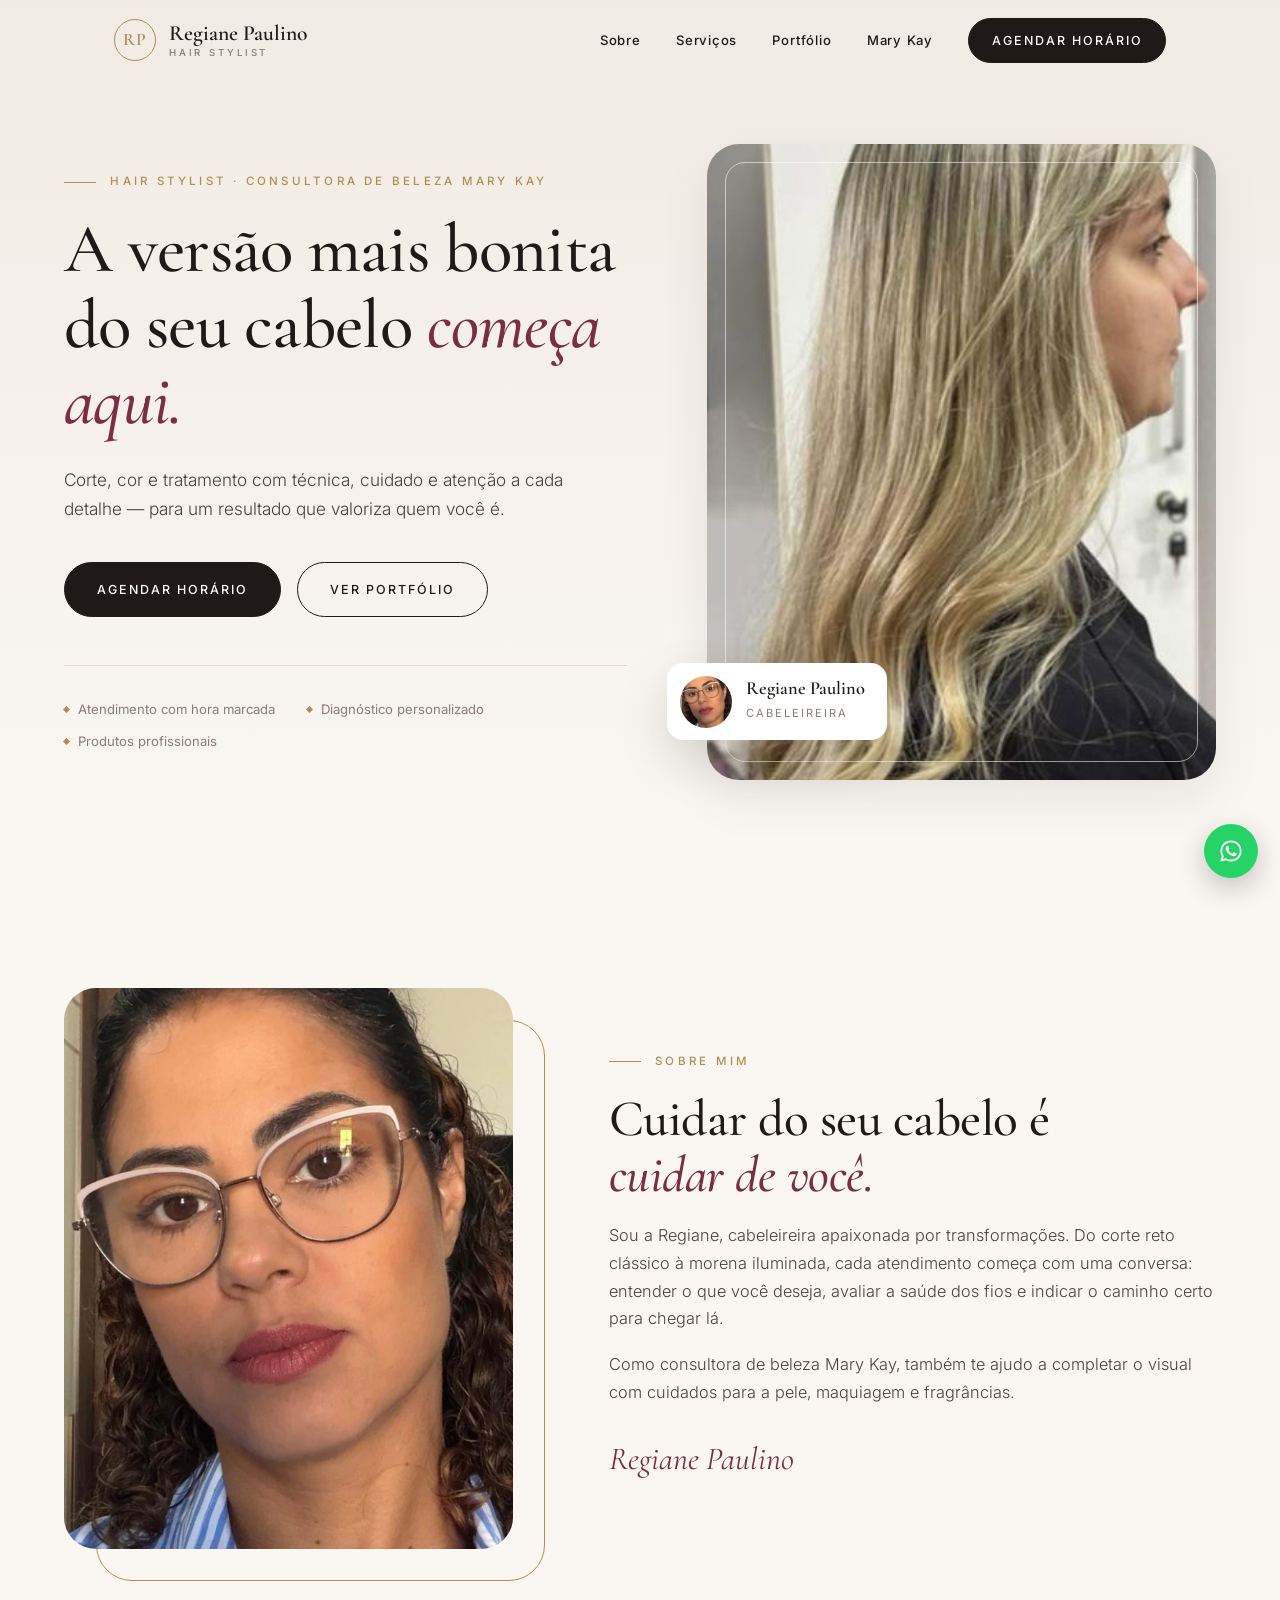
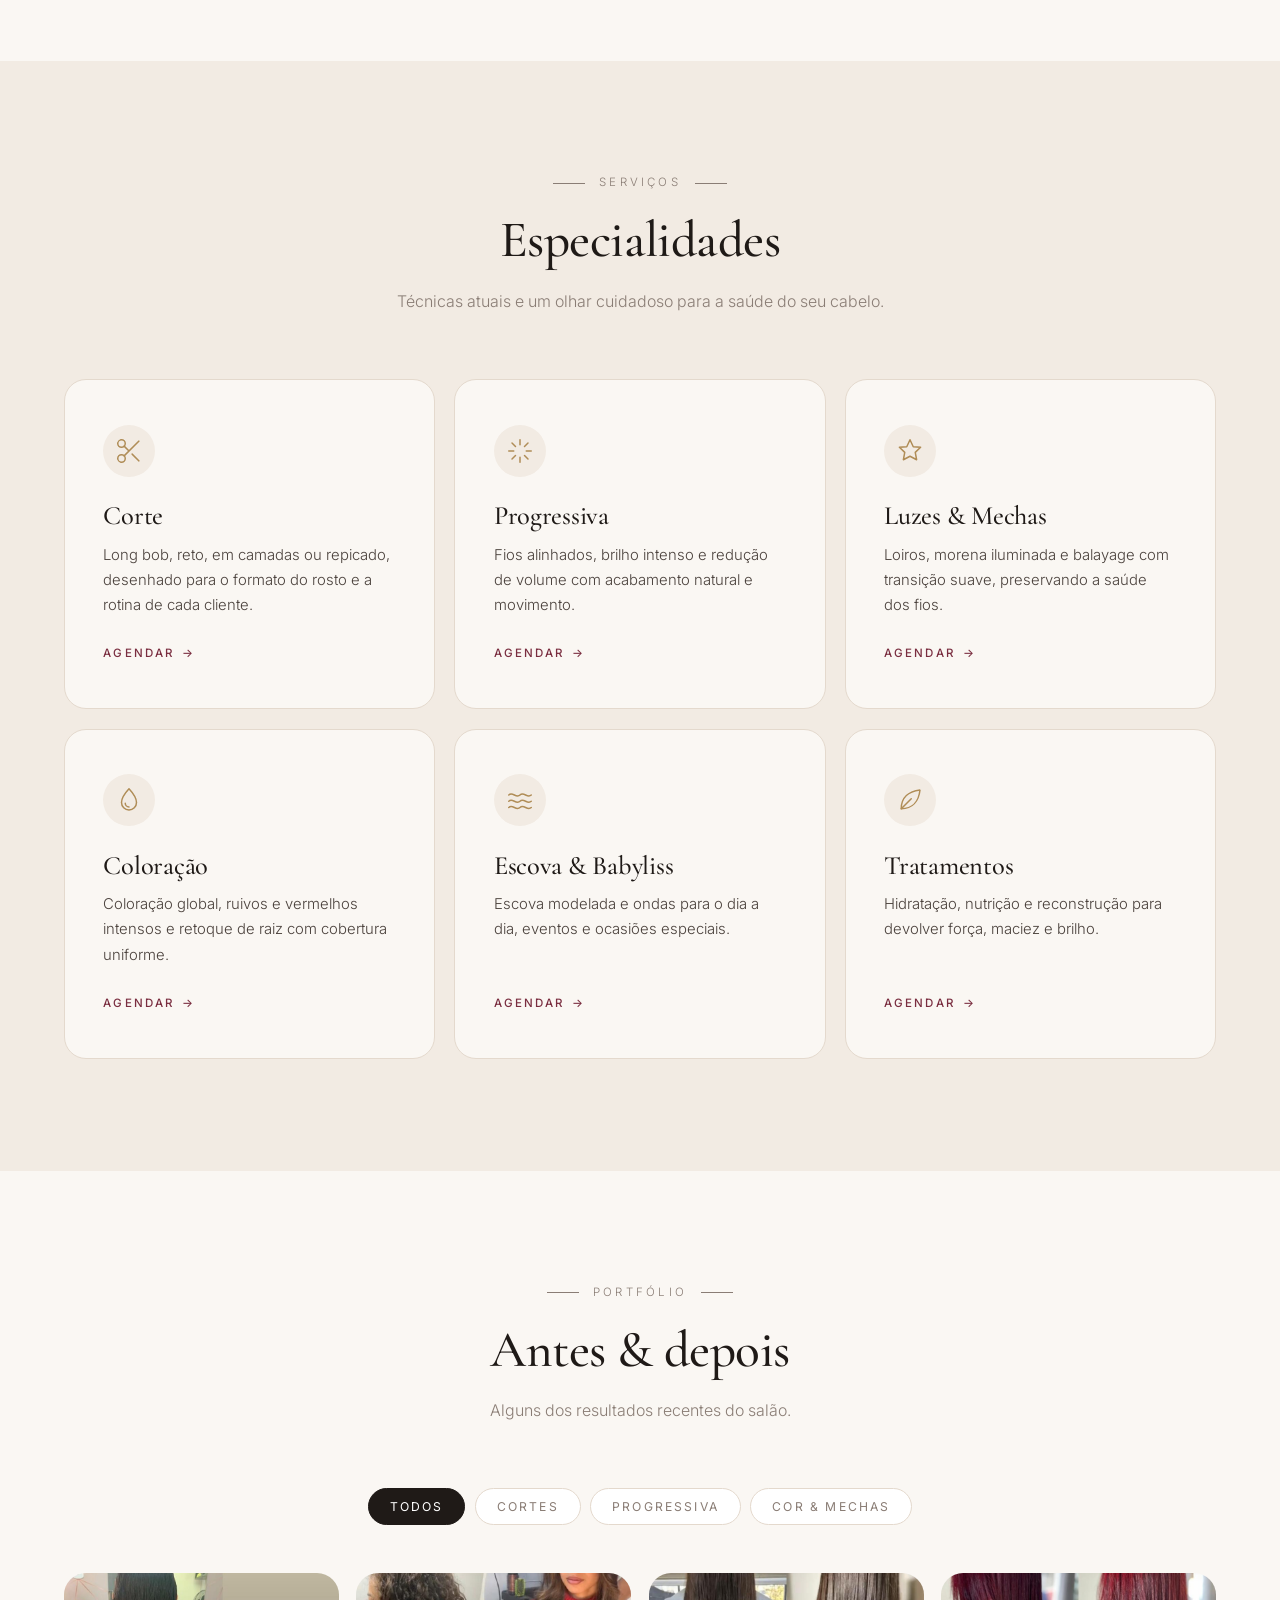
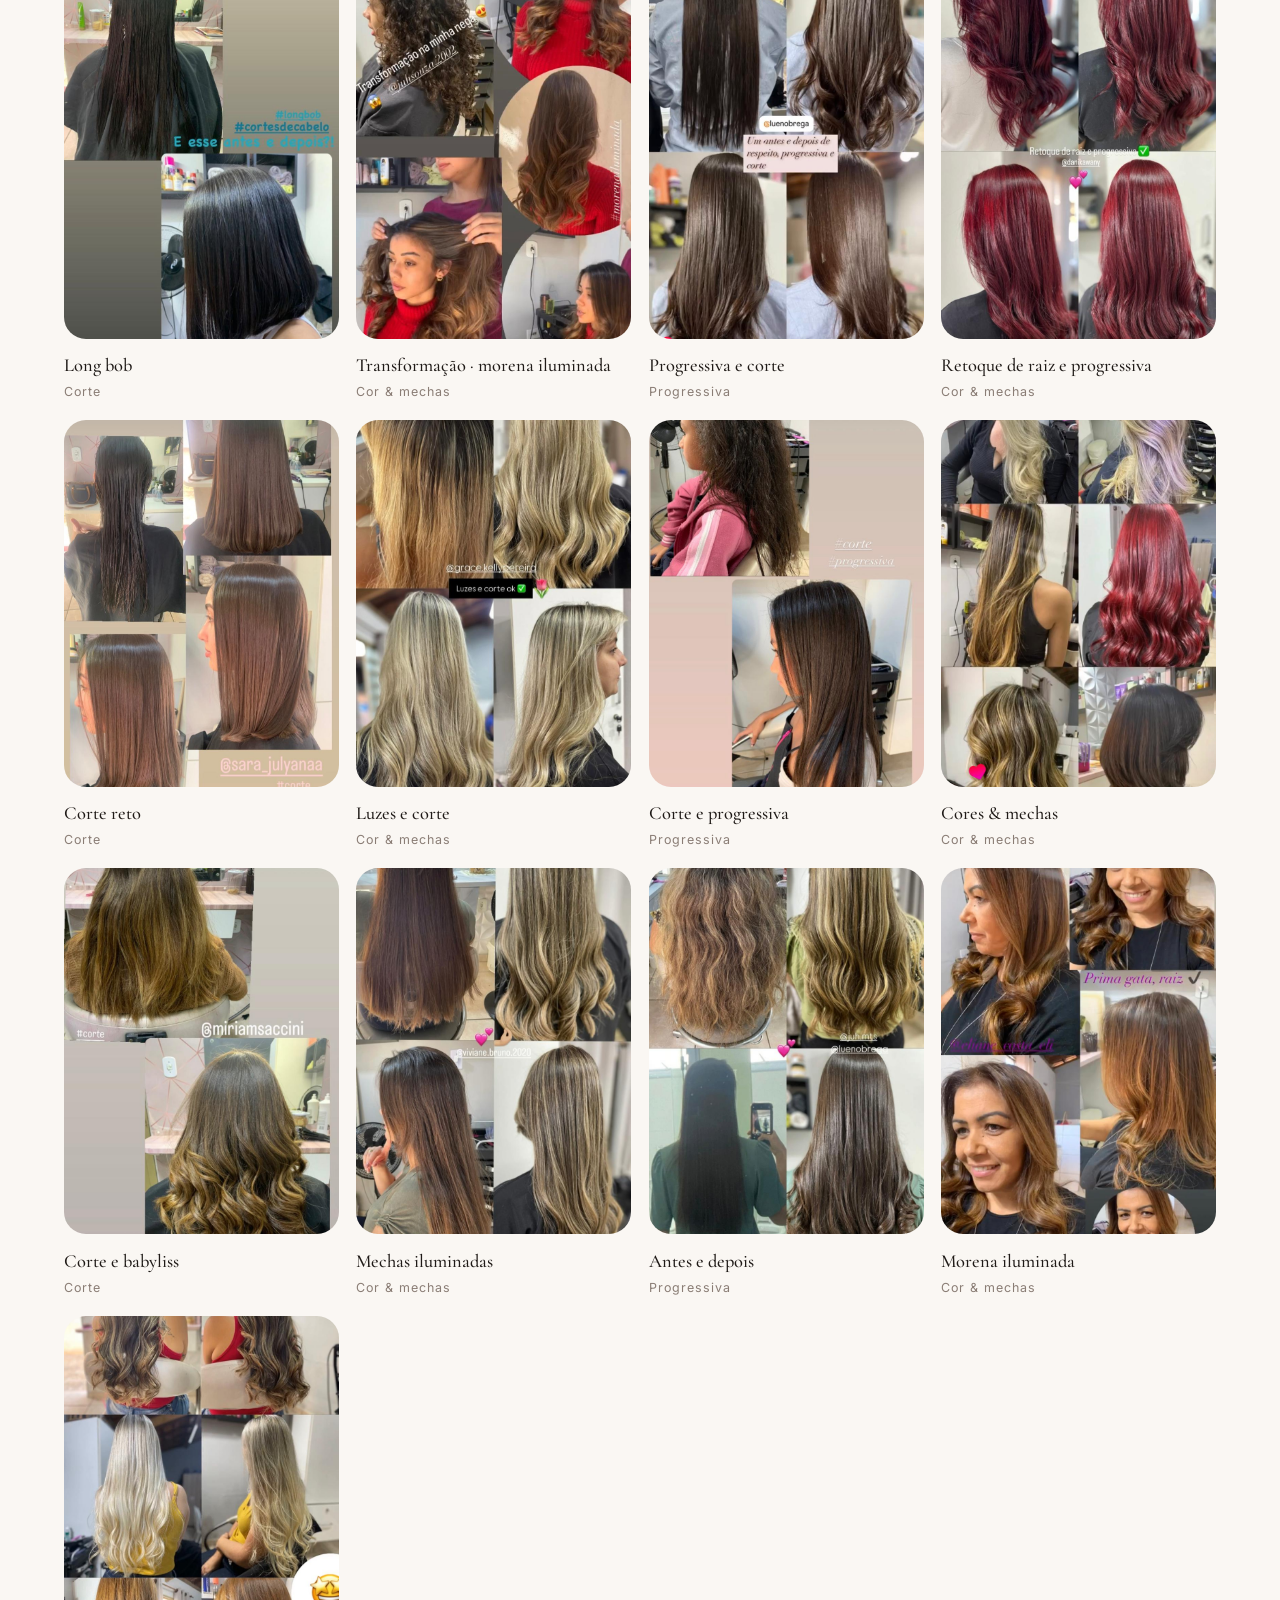
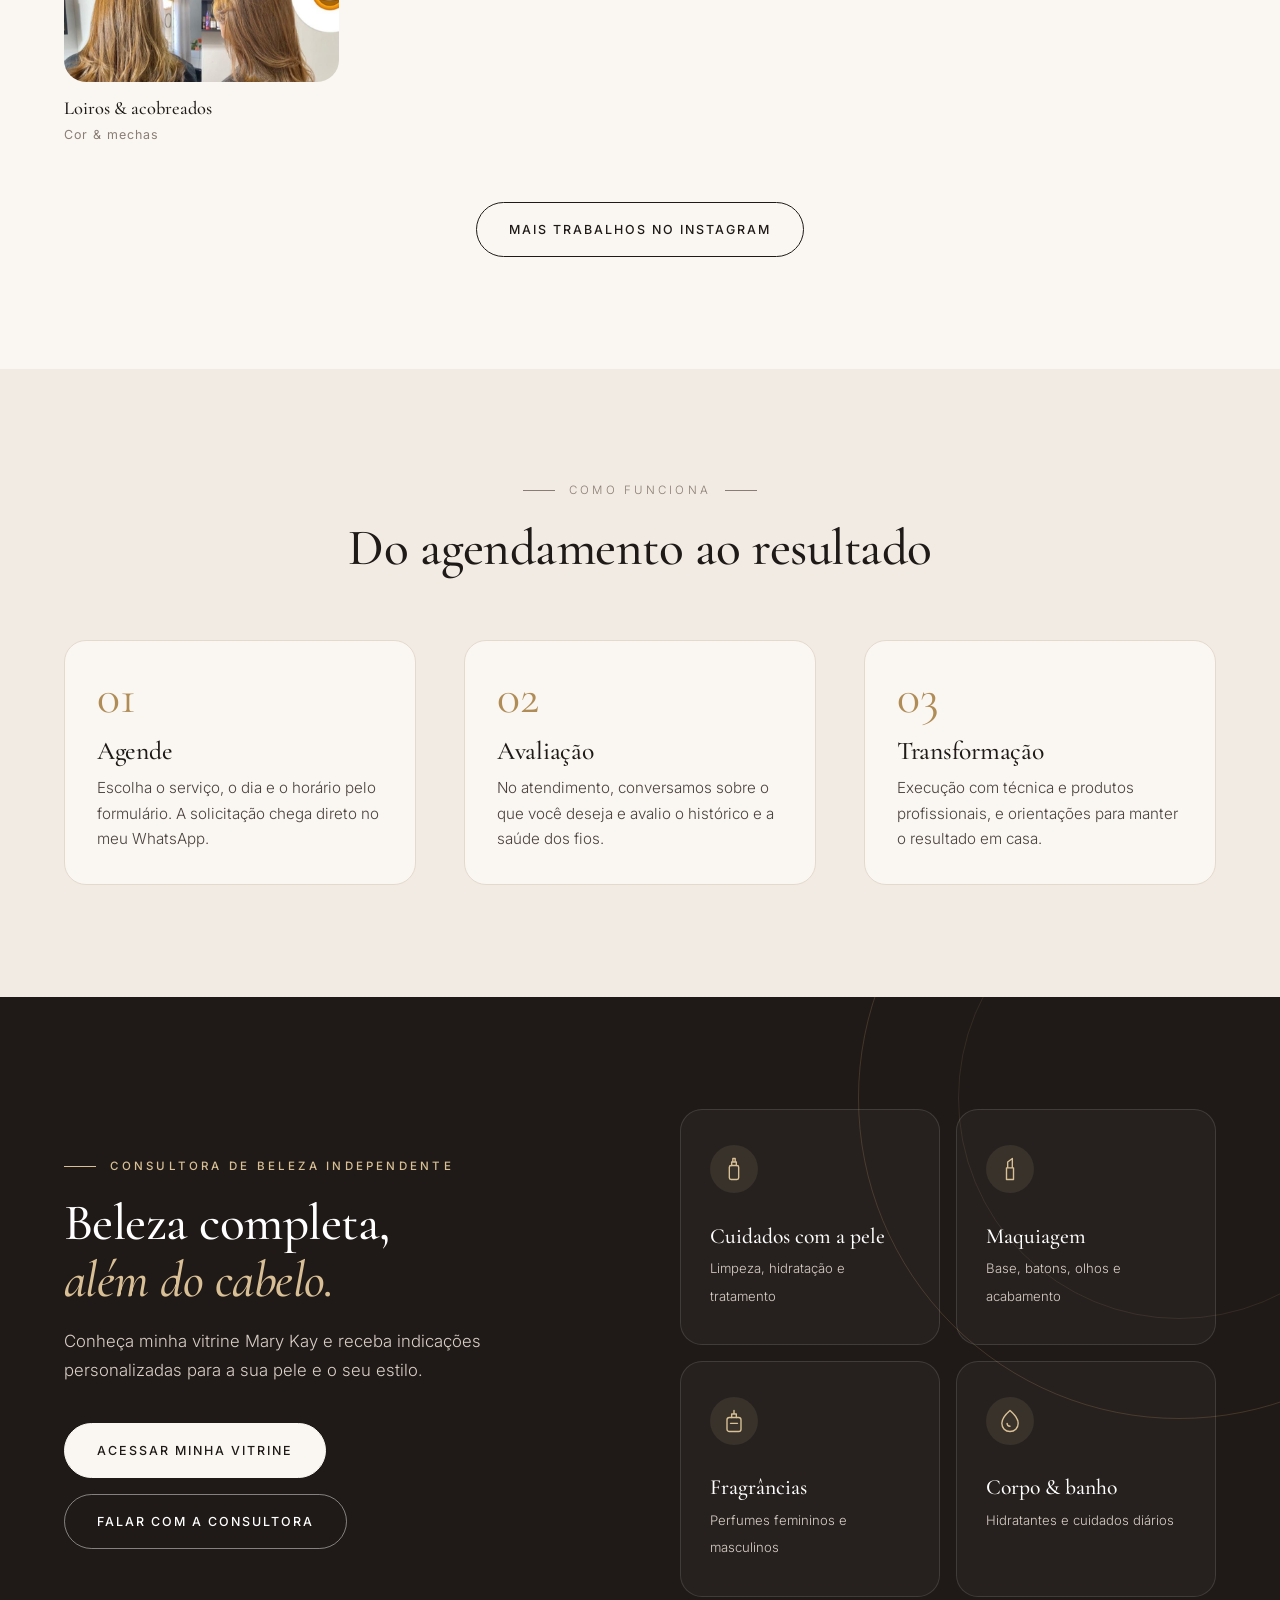
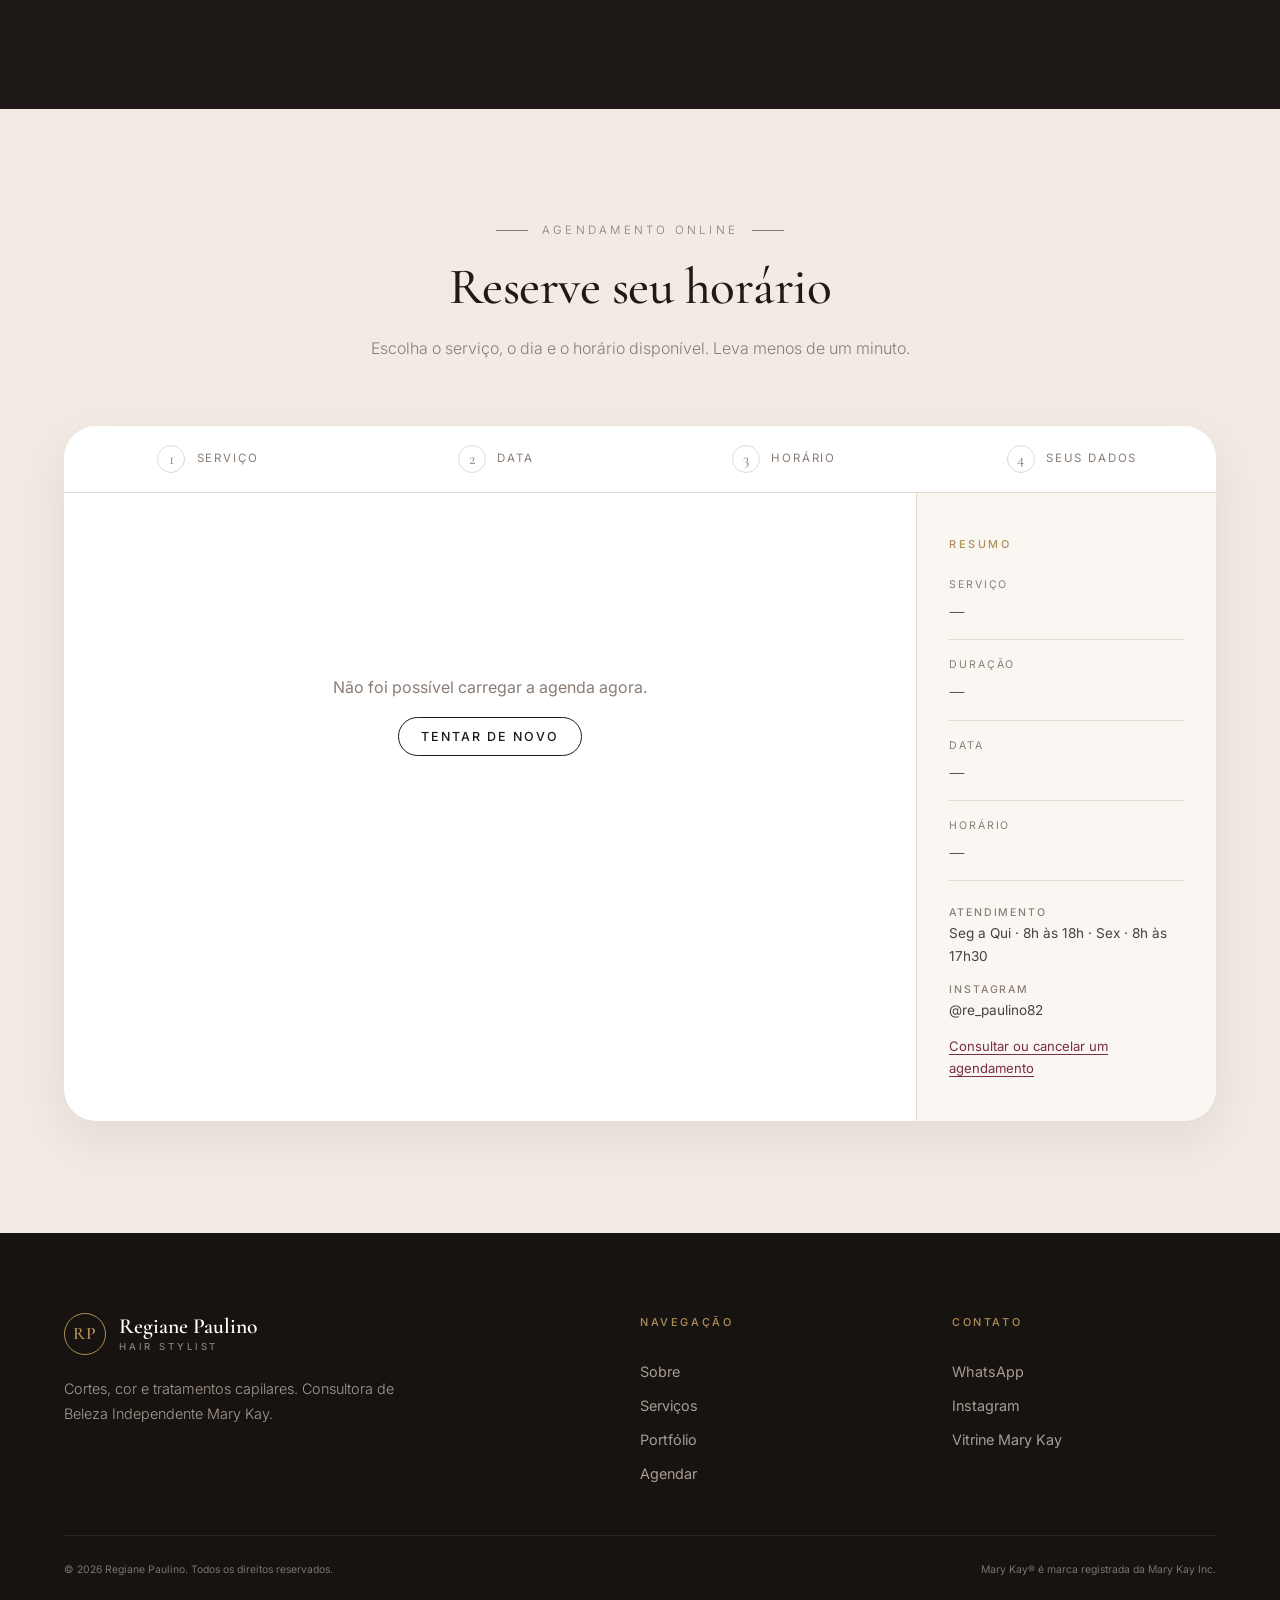
<file: index.html>
<!DOCTYPE html>
<html lang="pt-BR">
<head>
  <meta charset="UTF-8">
  <meta name="viewport" content="width=device-width, initial-scale=1.0">
  <title>Regiane Paulino · Hair Stylist & Consultora de Beleza Mary Kay</title>
  <meta name="description" content="Cortes, progressiva, luzes, morena iluminada e coloração com Regiane Paulino. Atendimento com hora marcada e consultoria de beleza Mary Kay.">
  <meta name="theme-color" content="#1f1a17">
  <link rel="preconnect" href="https://fonts.googleapis.com">
  <link rel="preconnect" href="https://fonts.gstatic.com" crossorigin>
  <link href="https://fonts.googleapis.com/css2?family=Cormorant+Garamond:ital,wght@0,500;0,600;1,500&family=Inter:wght@300;400;500;600&display=swap" rel="stylesheet">
  <link rel="stylesheet" href="style.css">
</head>
<body>

  <header class="topo" id="topo">
    <div class="topo-in">
      <a href="#inicio" class="marca">
        <span class="marca-mono">RP</span>
        <span class="marca-nome">Regiane Paulino<small>Hair Stylist</small></span>
      </a>
      <button class="menu-btn" aria-label="Abrir menu" aria-expanded="false"><span></span><span></span></button>
      <nav class="menu">
        <a href="#sobre">Sobre</a>
        <a href="#servicos">Serviços</a>
        <a href="#galeria">Portfólio</a>
        <a href="#marykay">Mary Kay</a>
        <a href="#agendar" class="btn btn-sm">Agendar horário</a>
      </nav>
    </div>
  </header>

  <main>
    <!-- HERO -->
    <section class="hero" id="inicio">
      <div class="hero-in">
        <div class="hero-texto">
          <p class="sobretitulo">Hair Stylist · Consultora de Beleza Mary Kay</p>
          <h1>A versão mais bonita<br>do seu cabelo <em>começa aqui.</em></h1>
          <p class="lead">Corte, cor e tratamento com técnica, cuidado e atenção a cada detalhe — para um resultado que valoriza quem você é.</p>
          <div class="acoes">
            <a href="#agendar" class="btn">Agendar horário</a>
            <a href="#galeria" class="btn btn-linha">Ver portfólio</a>
          </div>
          <ul class="diferenciais">
            <li>Atendimento com hora marcada</li>
            <li>Diagnóstico personalizado</li>
            <li>Produtos profissionais</li>
          </ul>
        </div>
        <div class="hero-midia">
          <div class="hero-moldura">
            <img src="hero.jpg" alt="Luzes e corte realizados por Regiane Paulino" class="hero-img">
          </div>
          <div class="hero-cartao">
            <img src="regiane.webp" alt="Regiane Paulino">
            <div><strong>Regiane Paulino</strong><span>Cabeleireira</span></div>
          </div>
        </div>
      </div>
    </section>

    <!-- SOBRE -->
    <section class="secao" id="sobre">
      <div class="sobre">
        <div class="sobre-foto revelar">
          <img src="regiane.webp" alt="Regiane Paulino" loading="lazy">
        </div>
        <div class="sobre-texto revelar">
          <p class="sobretitulo">Sobre mim</p>
          <h2>Cuidar do seu cabelo é<br><em>cuidar de você.</em></h2>
          <p>Sou a Regiane, cabeleireira apaixonada por transformações. Do corte reto clássico à morena iluminada, cada atendimento começa com uma conversa: entender o que você deseja, avaliar a saúde dos fios e indicar o caminho certo para chegar lá.</p>
          <p>Como consultora de beleza Mary Kay, também te ajudo a completar o visual com cuidados para a pele, maquiagem e fragrâncias.</p>
          <div class="assinatura">Regiane Paulino</div>
        </div>
      </div>
    </section>

    <!-- SERVIÇOS -->
    <section class="secao secao-alt" id="servicos">
      <div class="secao-in">
        <div class="secao-cab revelar">
          <p class="sobretitulo">Serviços</p>
          <h2>Especialidades</h2>
          <p>Técnicas atuais e um olhar cuidadoso para a saúde do seu cabelo.</p>
        </div>
        <div class="servicos" id="lista-servicos"></div>
      </div>
    </section>

    <!-- PORTFÓLIO -->
    <section class="secao" id="galeria">
      <div class="secao-in">
        <div class="secao-cab revelar">
          <p class="sobretitulo">Portfólio</p>
          <h2>Antes & depois</h2>
          <p>Alguns dos resultados recentes do salão.</p>
        </div>
        <div class="filtros" role="tablist">
          <button class="filtro ativo" data-cat="todos">Todos</button>
          <button class="filtro" data-cat="corte">Cortes</button>
          <button class="filtro" data-cat="progressiva">Progressiva</button>
          <button class="filtro" data-cat="cor">Cor & mechas</button>
        </div>
        <div class="galeria" id="lista-galeria"></div>
        <p class="centro"><a class="btn btn-linha" id="link-insta-galeria" target="_blank" rel="noopener"></a></p>
      </div>
    </section>

    <!-- COMO FUNCIONA -->
    <section class="secao secao-alt">
      <div class="secao-in">
        <div class="secao-cab revelar">
          <p class="sobretitulo">Como funciona</p>
          <h2>Do agendamento ao resultado</h2>
        </div>
        <ol class="passos">
          <li class="revelar"><span>01</span><h3>Agende</h3><p>Escolha o serviço, o dia e o horário pelo formulário. A solicitação chega direto no meu WhatsApp.</p></li>
          <li class="revelar"><span>02</span><h3>Avaliação</h3><p>No atendimento, conversamos sobre o que você deseja e avalio o histórico e a saúde dos fios.</p></li>
          <li class="revelar"><span>03</span><h3>Transformação</h3><p>Execução com técnica e produtos profissionais, e orientações para manter o resultado em casa.</p></li>
        </ol>
      </div>
    </section>

    <!-- MARY KAY -->
    <section class="marykay" id="marykay">
      <div class="mk-in">
        <div class="mk-texto revelar">
          <p class="sobretitulo claro">Consultora de Beleza Independente</p>
          <h2>Beleza completa,<br><em>além do cabelo.</em></h2>
          <p>Conheça minha vitrine Mary Kay e receba indicações personalizadas para a sua pele e o seu estilo.</p>
          <div class="acoes">
            <a class="btn btn-claro" id="link-marykay" target="_blank" rel="noopener">Acessar minha vitrine</a>
            <a class="btn btn-linha-claro" id="whats-marykay" target="_blank" rel="noopener">Falar com a consultora</a>
          </div>
        </div>
        <ul class="mk-categorias revelar" id="mk-categorias"></ul>
      </div>
    </section>

    <!-- AGENDAMENTO ONLINE -->
    <section class="secao secao-alt" id="agendar">
      <div class="secao-in">
        <div class="secao-cab revelar">
          <p class="sobretitulo">Agendamento online</p>
          <h2>Reserve seu horário</h2>
          <p>Escolha o serviço, o dia e o horário disponível. Leva menos de um minuto.</p>
        </div>

        <div class="agenda" id="agenda">
          <ol class="etapas" id="ag-etapas">
            <li data-e="1"><span>1</span>Serviço</li>
            <li data-e="2"><span>2</span>Data</li>
            <li data-e="3"><span>3</span>Horário</li>
            <li data-e="4"><span>4</span>Seus dados</li>
          </ol>

          <div class="agenda-grid">
            <div class="agenda-corpo" aria-live="polite">
              <div class="ag-estado" id="ag-carregando"><span class="spinner"></span>Carregando horários disponíveis…</div>
              <div class="ag-estado" id="ag-falha" hidden>
                <p>Não foi possível carregar a agenda agora.</p>
                <button class="btn btn-linha btn-sm" id="ag-tentar">Tentar de novo</button>
              </div>

              <!-- 1. Serviço -->
              <div class="etapa" data-etapa="1" hidden>
                <h3 class="etapa-tit">Qual serviço você deseja?</h3>
                <div class="op-servicos" id="ag-servicos"></div>
              </div>

              <!-- 2. Data -->
              <div class="etapa" data-etapa="2" hidden>
                <h3 class="etapa-tit">Escolha o dia</h3>
                <div class="calendario">
                  <div class="cal-cab">
                    <button type="button" class="cal-nav" id="cal-ant" aria-label="Mês anterior">‹</button>
                    <strong id="cal-mes"></strong>
                    <button type="button" class="cal-nav" id="cal-prox" aria-label="Próximo mês">›</button>
                  </div>
                  <div class="cal-semana"><span>Dom</span><span>Seg</span><span>Ter</span><span>Qua</span><span>Qui</span><span>Sex</span><span>Sáb</span></div>
                  <div class="cal-dias" id="cal-dias"></div>
                  <div class="cal-legenda"><span><i class="livre"></i>Disponível</span><span><i class="lotado"></i>Indisponível</span></div>
                </div>
              </div>

              <!-- 3. Horário -->
              <div class="etapa" data-etapa="3" hidden>
                <h3 class="etapa-tit">Horários em <span id="ag-dia-tit"></span></h3>
                <div id="ag-slots"></div>
              </div>

              <!-- 4. Dados -->
              <form class="etapa form-ag" data-etapa="4" id="ag-form" novalidate hidden>
                <h3 class="etapa-tit">Seus dados</h3>
                <label>Nome completo
                  <input type="text" name="nome" required autocomplete="name" placeholder="Seu nome" maxlength="80">
                </label>
                <label>WhatsApp
                  <input type="tel" name="telefone" required autocomplete="tel" inputmode="numeric" placeholder="(00) 00000-0000" maxlength="16">
                </label>
                <label>Observações <small>opcional</small>
                  <textarea name="obs" rows="3" maxlength="500" placeholder="Ex.: quero manter o comprimento, tenho química recente…"></textarea>
                </label>
                <label class="aceite">
                  <input type="checkbox" name="aceite" required>
                  <span>Concordo em ser contatada pelo WhatsApp sobre este agendamento e com o uso dos meus dados apenas para esse fim.</span>
                </label>
                <p class="form-erro" id="ag-erro" role="alert"></p>
                <button type="submit" class="btn btn-full" id="ag-enviar">Confirmar agendamento</button>
              </form>

              <!-- 5. Sucesso -->
              <div class="etapa sucesso" data-etapa="5" hidden>
                <div class="sucesso-icone"><svg viewBox="0 0 24 24" fill="none" stroke="currentColor" stroke-width="1.4"><circle cx="12" cy="12" r="10"/><path d="M7.5 12.5l3 3 6-6.5"/></svg></div>
                <h3 id="ok-titulo">Solicitação recebida!</h3>
                <p id="ok-texto"></p>
                <div class="ok-codigo">Código do agendamento<strong id="ok-codigo"></strong><small>Guarde este código para consultar ou cancelar.</small></div>
                <div class="ok-acoes">
                  <a class="btn" id="ok-google" target="_blank" rel="noopener">Adicionar ao Google Agenda</a>
                  <button type="button" class="btn btn-linha" id="ok-ics">Baixar para o calendário</button>
                  <a class="btn btn-linha" id="ok-whats" target="_blank" rel="noopener" hidden>Avisar no WhatsApp</a>
                </div>
                <button type="button" class="lnk" id="ok-novo">Fazer outro agendamento</button>
              </div>
            </div>

            <aside class="agenda-resumo">
              <h4>Resumo</h4>
              <dl>
                <div><dt>Serviço</dt><dd id="rs-servico">—</dd></div>
                <div><dt>Duração</dt><dd id="rs-duracao">—</dd></div>
                <div id="rs-preco-l" hidden><dt>Valor</dt><dd id="rs-preco">—</dd></div>
                <div><dt>Data</dt><dd id="rs-data">—</dd></div>
                <div><dt>Horário</dt><dd id="rs-hora">—</dd></div>
              </dl>
              <button type="button" class="btn btn-linha btn-sm btn-full" id="ag-voltar" hidden>← Voltar</button>
              <div class="resumo-info">
                <p><strong>Atendimento</strong><span id="info-horario"></span></p>
                <p><strong>Instagram</strong><a id="info-insta" target="_blank" rel="noopener"></a></p>
                <button type="button" class="lnk" id="abrir-consulta">Consultar ou cancelar um agendamento</button>
              </div>
            </aside>
          </div>
        </div>
      </div>
    </section>
  </main>

  <footer class="rodape">
    <div class="rodape-in">
      <div>
        <a href="#inicio" class="marca claro">
          <span class="marca-mono">RP</span>
          <span class="marca-nome">Regiane Paulino<small>Hair Stylist</small></span>
        </a>
        <p class="rodape-desc">Cortes, cor e tratamentos capilares. Consultora de Beleza Independente Mary Kay.</p>
      </div>
      <div>
        <h4>Navegação</h4>
        <a href="#sobre">Sobre</a><a href="#servicos">Serviços</a><a href="#galeria">Portfólio</a><a href="#agendar">Agendar</a>
      </div>
      <div>
        <h4>Contato</h4>
        <a id="rod-whats" target="_blank" rel="noopener">WhatsApp</a>
        <a id="rod-insta" target="_blank" rel="noopener">Instagram</a>
        <a id="rod-mk" target="_blank" rel="noopener">Vitrine Mary Kay</a>
      </div>
    </div>
    <div class="rodape-base">
      <small>© <span id="ano"></span> Regiane Paulino. Todos os direitos reservados.</small>
      <small>Mary Kay® é marca registrada da Mary Kay Inc.</small>
    </div>
  </footer>

  <a class="whats-flutuante" id="whats-flutuante" target="_blank" rel="noopener" aria-label="Falar no WhatsApp">
    <svg viewBox="0 0 32 32" width="26" height="26" fill="currentColor"><path d="M16 3C8.8 3 3 8.8 3 16c0 2.3.6 4.5 1.7 6.4L3 29l6.8-1.7c1.9 1 4 1.6 6.2 1.6 7.2 0 13-5.8 13-13S23.2 3 16 3zm0 23.6c-2 0-3.9-.5-5.6-1.5l-.4-.2-4 1 1.1-3.9-.3-.4C5.7 19.9 5.2 18 5.2 16 5.2 10 10 5.2 16 5.2S26.8 10 26.8 16 22 26.6 16 26.6zm5.9-8c-.3-.2-1.900-.9-2.2-1-.3-.1-.5-.2-.7.2-.2.3-.8 1-1 1.2-.2.2-.4.2-.7.1-.3-.2-1.4-.5-2.6-1.6-1-.9-1.6-1.9-1.8-2.3-.2-.3 0-.5.1-.7l.5-.6c.2-.2.2-.4.3-.6.1-.2 0-.4 0-.6l-1-2.4c-.3-.6-.5-.5-.7-.5h-.6c-.2 0-.6.1-.9.4-.3.3-1.2 1.1-1.2 2.8s1.200 3.2 1.4 3.5c.2.2 2.4 3.6 5.7 5 .8.3 1.4.5 1.9.7.8.3 1.5.2 2.1.1.6-.1 1.9-.8 2.2-1.5.3-.7.3-1.4.2-1.5-.1-.2-.3-.3-.7-.5z"/></svg>
  </a>

  <div class="lightbox" id="lightbox" hidden>
    <button class="lb-fechar" aria-label="Fechar">×</button>
    <button class="lb-nav lb-ant" aria-label="Anterior">‹</button>
    <figure><img alt=""><figcaption></figcaption></figure>
    <button class="lb-nav lb-prox" aria-label="Próxima">›</button>
  </div>

  <dialog class="consulta" id="consulta">
    <form id="consulta-form" novalidate>
      <button type="button" class="consulta-fechar" aria-label="Fechar">×</button>
      <p class="sobretitulo">Meu agendamento</p>
      <h3>Consultar ou cancelar</h3>
      <label>Código do agendamento<input name="codigo" required maxlength="6" placeholder="Ex.: A1B2C3" autocomplete="off"></label>
      <label>WhatsApp usado no agendamento<input name="telefone" type="tel" required inputmode="numeric" placeholder="(00) 00000-0000"></label>
      <p class="form-erro" id="consulta-erro" role="alert"></p>
      <div id="consulta-resultado"></div>
      <button type="submit" class="btn btn-full" id="consulta-buscar">Buscar</button>
    </form>
  </dialog>

  <script src="config.js"></script>
  <script src="agenda-core.js"></script>
  <script src="api.js"></script>
  <script src="script.js"></script>
  <script src="agendar.js"></script>
</body>
</html>
</file>
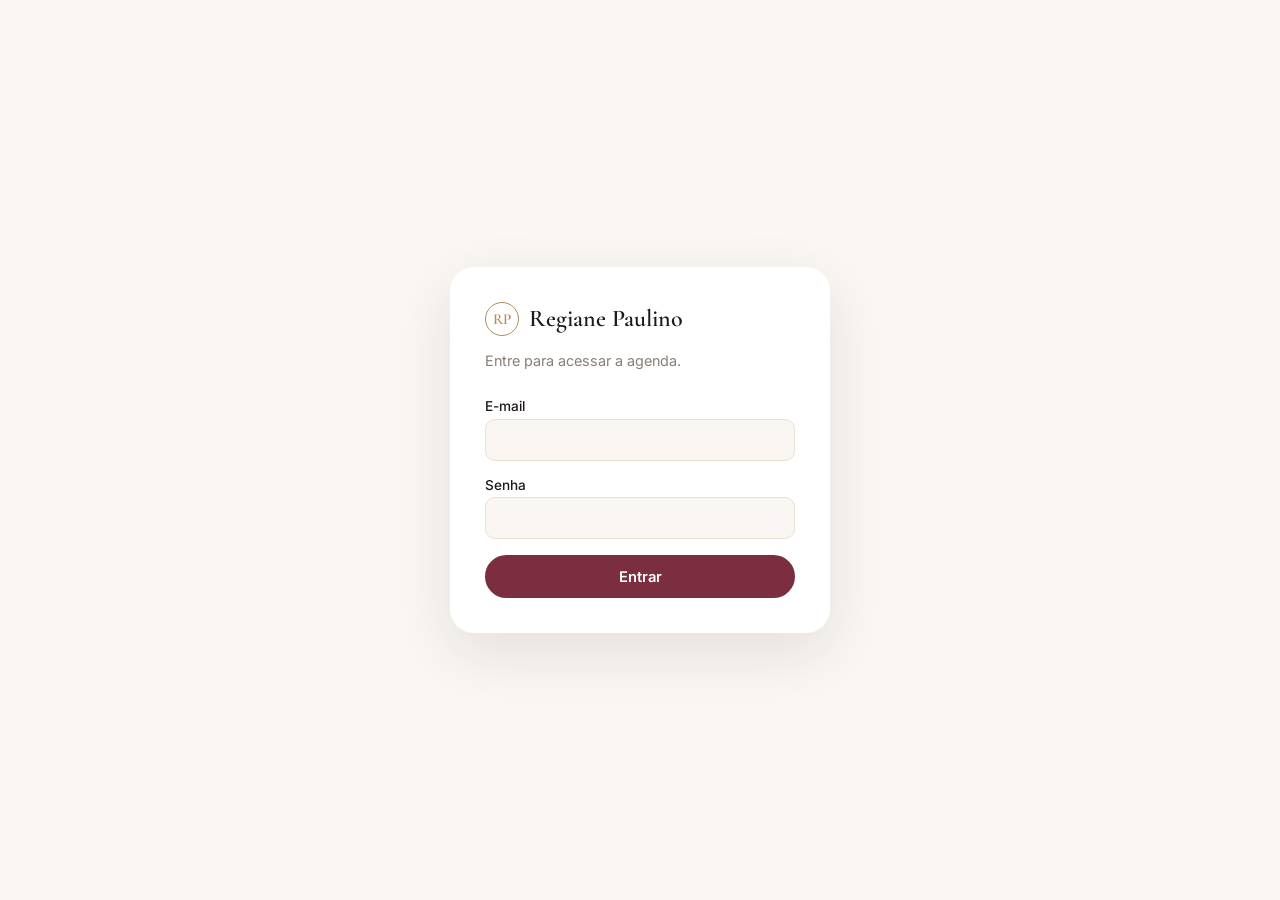
<file: admin.html>
<!DOCTYPE html>
<html lang="pt-BR">
<head>
  <meta charset="UTF-8">
  <meta name="viewport" content="width=device-width, initial-scale=1.0">
  <meta name="robots" content="noindex">
  <meta name="theme-color" content="#1f1a17">
  <title>Painel · Regiane Paulino</title>
  <link rel="preconnect" href="https://fonts.googleapis.com">
  <link rel="preconnect" href="https://fonts.gstatic.com" crossorigin>
  <link href="https://fonts.googleapis.com/css2?family=Cormorant+Garamond:wght@500;600&family=Inter:wght@400;500;600&display=swap" rel="stylesheet">
  <link rel="stylesheet" href="admin.css">
</head>
<body>
  <!-- LOGIN (só no modo online) -->
  <div class="login" id="login" hidden>
    <form class="login-card" id="login-form">
      <div class="logo"><span class="mono">RP</span>Regiane Paulino</div>
      <p class="ajuda">Entre para acessar a agenda.</p>
      <label>E-mail<input type="email" name="email" required autocomplete="username"></label>
      <label>Senha<input type="password" name="senha" required autocomplete="current-password"></label>
      <p class="erro" id="login-erro"></p>
      <button class="btn btn-full" type="submit">Entrar</button>
    </form>
  </div>

  <div class="carregando" id="carregando"><span class="spinner"></span></div>

  <header class="a-topo">
    <div class="logo"><span class="mono">RP</span>Regiane Paulino <small>Painel</small></div>
    <div class="topo-dir">
      <button class="sync" id="sync" title="Atualizar agora"><svg viewBox="0 0 24 24"><path d="M20 11a8 8 0 0 0-14.3-4.9L4 8M4 4v4h4M4 13a8 8 0 0 0 14.3 4.9L20 16M20 20v-4h-4"/></svg><span id="sync-txt">Atualizando…</span></button>
      <span class="modo" id="modo"></span>
      <a href="index.html" class="a-link" target="_blank">Ver site ↗</a>
    </div>
  </header>

  <main class="a-main">
    <!-- AGENDA -->
    <section class="view ativa" id="v-agenda">
      <div id="ag-pendentes"></div>
      <div class="cab">
        <button class="ic" data-mes="-1" aria-label="Mês anterior">‹</button>
        <div class="cab-centro">
          <h2 id="ag-titulo"></h2>
          <small class="mes-resumo" id="ag-mes-resumo"></small>
          <button class="lnk" id="ag-hoje">Ir para hoje</button>
        </div>
        <button class="ic" data-mes="1" aria-label="Próximo mês">›</button>
      </div>
      <div class="mes" id="ag-mes"></div>
      <div class="mes-legenda"><span><i class="lg-hoje"></i>Hoje</span><span><i class="lg-pend"></i>Aguardando confirmação</span><span><i class="lg-fech"></i>Fechado / bloqueado</span></div>

      <div class="dia-det">
        <h3 class="dia-tit" id="ag-dia-titulo"></h3>
        <div class="resumo" id="ag-resumo"></div>
        <div class="lista" id="ag-lista"></div>
      </div>
      <button class="fab" data-novo="agendamento">+ Agendar</button>
    </section>

    <!-- CLIENTES -->
    <section class="view" id="v-clientes">
      <div class="cab"><h2>Clientes</h2></div>
      <input class="busca" id="cli-busca" type="search" placeholder="Buscar por nome ou telefone…">
      <div class="lista" id="cli-lista"></div>
      <button class="fab" data-novo="cliente">+ Cliente</button>
    </section>

    <!-- MARY KAY -->
    <section class="view" id="v-mk">
      <div class="cab"><h2>Mary Kay</h2></div>
      <div class="abas">
        <button class="aba ativa" data-sub="vendas">Vendas</button>
        <button class="aba" data-sub="produtos">Estoque</button>
      </div>
      <div class="sub ativa" id="mk-vendas">
        <div class="lista" id="mk-lista-vendas"></div>
        <button class="fab" data-novo="venda">+ Venda</button>
      </div>
      <div class="sub" id="mk-produtos">
        <div class="lista" id="mk-lista-produtos"></div>
        <button class="fab" data-novo="produto">+ Produto</button>
      </div>
    </section>

    <!-- FINANCEIRO -->
    <section class="view" id="v-fin">
      <div class="cab"><h2>Financeiro</h2></div>
      <div class="abas" id="fin-periodo">
        <button class="aba" data-p="hoje">Hoje</button>
        <button class="aba" data-p="semana">7 dias</button>
        <button class="aba ativa" data-p="mes">Este mês</button>
        <button class="aba" data-p="ano">Este ano</button>
      </div>
      <div class="kpis" id="fin-kpis"></div>
      <h3 class="sub-tit">Serviços mais feitos</h3>
      <div class="lista" id="fin-top"></div>
      <h3 class="sub-tit">A receber (Mary Kay fiado)</h3>
      <div class="lista" id="fin-receber"></div>
    </section>

    <!-- AJUSTES -->
    <section class="view" id="v-ajustes">
      <div class="cab"><h2>Ajustes</h2></div>

      <h3 class="sub-tit">Horário de atendimento</h3>
      <div class="lista" id="aj-horarios"></div>

      <h3 class="sub-tit">Folgas e bloqueios</h3>
      <p class="ajuda">Feriados, férias, compromissos — o site não oferece horários nesses períodos.</p>
      <div class="lista" id="aj-bloqueios"></div>
      <button class="btn btn-outline" data-novo="bloqueio">+ Bloquear período</button>

      <h3 class="sub-tit">Regras do agendamento online</h3>
      <div class="lista" id="aj-regras"></div>

      <h3 class="sub-tit">Serviços, duração e preços</h3>
      <div class="lista" id="aj-servicos"></div>
      <button class="btn btn-outline" data-novo="servico">+ Novo serviço</button>

      <h3 class="sub-tit">Dados</h3>
      <p class="ajuda" id="aj-dados-ajuda"></p>
      <div class="botoes">
        <button class="btn" id="aj-exportar">Baixar backup</button>
        <label class="btn btn-outline" id="aj-importar-l">Restaurar backup<input type="file" id="aj-importar" accept="application/json" hidden></label>
        <button class="btn btn-perigo" id="aj-apagar">Apagar dados de teste</button>
        <button class="btn btn-outline" id="aj-sair" hidden>Sair</button>
      </div>
    </section>
  </main>

  <nav class="a-nav">
    <button class="ativa" data-view="agenda"><svg viewBox="0 0 24 24"><rect x="3.5" y="5" width="17" height="15.5" rx="1.5"/><path d="M3.5 10h17M8 3v4M16 3v4"/></svg>Agenda<b class="badge" id="badge-pend" hidden></b></button>
    <button data-view="clientes"><svg viewBox="0 0 24 24"><circle cx="12" cy="8" r="4"/><path d="M4 21c0-4.4 3.6-7 8-7s8 2.6 8 7"/></svg>Clientes</button>
    <button data-view="mk"><svg viewBox="0 0 24 24"><path d="M9 21h6V11H9zM10 11V6l4-3v8"/></svg>Mary Kay</button>
    <button data-view="fin"><svg viewBox="0 0 24 24"><path d="M4 20V10M10 20V4M16 20v-7M22 20H2"/></svg>Financeiro</button>
    <button data-view="ajustes"><svg viewBox="0 0 24 24"><path d="M4 6h10M18 6h2M4 12h4M12 12h8M4 18h12"/><circle cx="16" cy="6" r="2"/><circle cx="10" cy="12" r="2"/><circle cx="18" cy="18" r="2"/></svg>Ajustes</button>
  </nav>

  <dialog class="modal" id="modal">
    <form method="dialog" id="modal-form" novalidate>
      <h3 id="modal-titulo"></h3>
      <div id="modal-aviso" class="aviso" hidden></div>
      <div id="modal-campos"></div>
      <div id="modal-extra"></div>
      <div class="modal-acoes">
        <button type="button" class="btn btn-perigo-lnk" id="modal-excluir" hidden>Excluir</button>
        <span></span>
        <button type="button" class="btn btn-outline" id="modal-cancelar">Cancelar</button>
        <button type="submit" class="btn" id="modal-salvar">Salvar</button>
      </div>
    </form>
  </dialog>

  <div class="toast" id="toast"></div>

  <script src="config.js"></script>
  <script src="agenda-core.js"></script>
  <script src="api.js"></script>
  <script src="admin.js"></script>
</body>
</html>
</file>
<file: style.css>
:root {
  --marfim: #faf7f3;
  --areia: #f2ebe3;
  --linha: #e4d9cd;
  --tinta: #1f1a17;
  --texto: #4a413c;
  --suave: #8a7d75;
  --vinho: #7a2e40;
  --vinho-esc: #5e2231;
  --ouro: #b08d57;
  --branco: #fff;
  --serif: "Cormorant Garamond", Georgia, serif;
  --sans: "Inter", system-ui, sans-serif;
  --max: 1180px;
}

* { box-sizing: border-box; margin: 0; padding: 0; }
html { scroll-behavior: smooth; scroll-padding-top: 80px; }
body { font-family: var(--sans); font-weight: 400; color: var(--texto); background: var(--marfim); line-height: 1.7; font-size: 16px; -webkit-font-smoothing: antialiased; }
img { max-width: 100%; display: block; }
a { color: inherit; text-decoration: none; }
h1, h2, h3 { font-family: var(--serif); font-weight: 500; color: var(--tinta); line-height: 1.1; letter-spacing: -.01em; }
h1 em, h2 em { font-style: italic; color: var(--vinho); }

.sobretitulo {
  font-size: .72rem; letter-spacing: .28em; text-transform: uppercase; color: var(--ouro); font-weight: 500;
  margin-bottom: 1.2rem; display: flex; align-items: center; gap: .9rem;
}
.sobretitulo::before { content: ""; width: 32px; height: 1px; background: currentColor; }
.sobretitulo.claro { color: #d8bf95; }

/* ---------- Botões ---------- */
.btn {
  display: inline-flex; align-items: center; justify-content: center; gap: .5rem;
  background: var(--tinta); color: var(--branco); border: 1px solid var(--tinta);
  padding: 1rem 2rem; font-size: .78rem; letter-spacing: .16em; text-transform: uppercase; font-weight: 500;
  cursor: pointer; transition: background .25s, color .25s, border-color .25s; font-family: inherit; border-radius: 0;
}
.btn:hover { background: var(--vinho); border-color: var(--vinho); }
.btn-sm { padding: .7rem 1.3rem; }
.btn-linha { background: transparent; color: var(--tinta); }
.btn-linha:hover { background: var(--tinta); color: var(--branco); border-color: var(--tinta); }
.btn-claro { background: var(--marfim); color: var(--tinta); border-color: var(--marfim); }
.btn-claro:hover { background: var(--ouro); border-color: var(--ouro); color: var(--branco); }
.btn-linha-claro { background: transparent; color: var(--branco); border-color: rgba(255,255,255,.45); }
.btn-linha-claro:hover { background: var(--branco); color: var(--tinta); border-color: var(--branco); }
.btn-full { width: 100%; }
.acoes { display: flex; gap: 1rem; flex-wrap: wrap; margin-top: 2.4rem; }

/* ---------- Topo ---------- */
.topo { position: fixed; inset: 0 0 auto; z-index: 50; transition: background .3s, box-shadow .3s; }
.topo.rolou { background: rgba(250, 247, 243, .96); backdrop-filter: blur(12px); box-shadow: 0 1px 0 var(--linha); }
.topo-in { max-width: var(--max); margin: 0 auto; display: flex; align-items: center; justify-content: space-between; padding: 1.1rem 5vw; }
.marca { display: flex; align-items: center; gap: .8rem; color: var(--tinta); }
.marca-mono {
  width: 42px; height: 42px; border: 1px solid var(--ouro); display: grid; place-items: center; border-radius: 50%;
  font-family: var(--serif); font-size: 1.1rem; font-weight: 600; color: var(--ouro); letter-spacing: .04em;
}
.marca-nome { font-family: var(--serif); font-size: 1.35rem; font-weight: 600; line-height: 1; display: grid; gap: .25rem; }
.marca-nome small { font-family: var(--sans); font-size: .6rem; letter-spacing: .3em; text-transform: uppercase; font-weight: 500; color: var(--suave); }
.marca.claro { color: var(--branco); }
.menu { display: flex; align-items: center; gap: 2.2rem; font-size: .82rem; letter-spacing: .06em; font-weight: 500; }
.menu a:not(.btn) { position: relative; color: var(--tinta); }
.menu a:not(.btn)::after { content: ""; position: absolute; left: 0; right: 100%; bottom: -4px; height: 1px; background: var(--vinho); transition: right .25s; }
.menu a:not(.btn):hover::after { right: 0; }
.menu-btn { display: none; background: none; border: 0; width: 36px; height: 36px; cursor: pointer; position: relative; }
.menu-btn span { position: absolute; left: 6px; right: 6px; height: 1.5px; background: var(--tinta); transition: .25s; }
.menu-btn span:first-child { top: 13px; }
.menu-btn span:last-child { top: 22px; }
.menu-btn[aria-expanded="true"] span:first-child { top: 17px; transform: rotate(45deg); }
.menu-btn[aria-expanded="true"] span:last-child { top: 17px; transform: rotate(-45deg); }

/* ---------- Hero ---------- */
.hero { padding: 9rem 5vw 6rem; background: linear-gradient(180deg, var(--areia) 0%, var(--marfim) 100%); }
.hero-in { max-width: var(--max); margin: 0 auto; display: grid; grid-template-columns: 1.05fr .95fr; gap: 5rem; align-items: center; }
.hero h1 { font-size: clamp(2.7rem, 5.4vw, 4.6rem); margin-bottom: 1.6rem; }
.lead { font-size: 1.08rem; max-width: 33rem; color: var(--texto); font-weight: 300; }
.diferenciais { list-style: none; display: flex; flex-wrap: wrap; gap: .6rem 2rem; margin-top: 3rem; padding-top: 2rem; border-top: 1px solid var(--linha); font-size: .82rem; color: var(--suave); }
.diferenciais li { display: flex; align-items: center; gap: .55rem; }
.diferenciais li::before { content: ""; width: 5px; height: 5px; background: var(--ouro); transform: rotate(45deg); }
.hero-midia { position: relative; }
.hero-moldura { position: relative; aspect-ratio: 4/5; overflow: hidden; }
.hero-moldura::after { content: ""; position: absolute; inset: 18px; border: 1px solid rgba(255,255,255,.55); pointer-events: none; }
.hero-img { width: 100%; height: 100%; object-fit: cover; object-position: center 30%; }
.hero-cartao {
  position: absolute; left: -2.5rem; bottom: 2.5rem; background: var(--branco); padding: .8rem 1.4rem .8rem .8rem;
  display: flex; align-items: center; gap: .9rem; box-shadow: 0 20px 50px rgba(31,26,23,.14);
}
.hero-cartao img { width: 52px; height: 52px; border-radius: 50%; object-fit: cover; object-position: center 30%; }
.hero-cartao strong { display: block; font-family: var(--serif); font-size: 1.15rem; color: var(--tinta); font-weight: 600; line-height: 1.1; }
.hero-cartao span { font-size: .7rem; letter-spacing: .18em; text-transform: uppercase; color: var(--suave); }

/* ---------- Seções ---------- */
.secao { padding: 7rem 5vw; }
.secao-alt { background: var(--areia); }
.secao-in { max-width: var(--max); margin: 0 auto; }
.secao-cab { text-align: center; max-width: 620px; margin: 0 auto 4rem; }
.secao-cab .sobretitulo { justify-content: center; }
.secao-cab .sobretitulo::after { content: ""; width: 32px; height: 1px; background: currentColor; }
h2 { font-size: clamp(2.2rem, 4vw, 3.2rem); margin-bottom: 1.2rem; }
.secao-cab p { color: var(--suave); font-weight: 300; }
.centro { text-align: center; margin-top: 3.5rem; }

/* ---------- Sobre ---------- */
.sobre { max-width: var(--max); margin: 0 auto; display: grid; grid-template-columns: .85fr 1.15fr; gap: 6rem; align-items: center; }
.sobre-foto { position: relative; }
.sobre-foto::before { content: ""; position: absolute; inset: 2rem -2rem -2rem 2rem; border: 1px solid var(--ouro); z-index: -1; }
.sobre-foto img { width: 100%; aspect-ratio: 4/5; object-fit: cover; object-position: center 22%; }
.sobre-texto p:not(.sobretitulo) { margin-bottom: 1.1rem; font-weight: 300; font-size: 1.02rem; }
.assinatura { font-family: var(--serif); font-style: italic; font-size: 2rem; color: var(--vinho); margin-top: 1.6rem; }

/* ---------- Serviços ---------- */
.servicos { display: grid; grid-template-columns: repeat(3, 1fr); border-top: 1px solid var(--linha); border-left: 1px solid var(--linha); }
.servico {
  padding: 2.8rem 2.4rem; border-right: 1px solid var(--linha); border-bottom: 1px solid var(--linha);
  background: var(--areia); transition: background .3s; display: flex; flex-direction: column;
}
.servico:hover { background: var(--marfim); }
.servico svg { width: 34px; height: 34px; color: var(--ouro); margin-bottom: 1.6rem; }
.servico h3 { font-size: 1.65rem; margin-bottom: .7rem; }
.servico p { font-size: .93rem; font-weight: 300; margin-bottom: 1.6rem; flex: 1; }
.servico a { font-size: .72rem; letter-spacing: .18em; text-transform: uppercase; font-weight: 500; color: var(--vinho); display: inline-flex; gap: .5rem; align-items: center; }
.servico a::after { content: "→"; transition: transform .2s; }
.servico a:hover::after { transform: translateX(4px); }

/* ---------- Portfólio ---------- */
.filtros { display: flex; justify-content: center; gap: 2.2rem; flex-wrap: wrap; margin-bottom: 3rem; }
.filtro {
  background: none; border: 0; border-bottom: 1px solid transparent; padding: .3rem 0; cursor: pointer;
  font-family: inherit; font-size: .76rem; letter-spacing: .18em; text-transform: uppercase; color: var(--suave); transition: .2s;
}
.filtro:hover { color: var(--tinta); }
.filtro.ativo { color: var(--tinta); border-color: var(--vinho); }
.galeria { display: grid; grid-template-columns: repeat(4, 1fr); gap: 1.1rem; }
.galeria figure { cursor: zoom-in; }
.galeria .quadro { overflow: hidden; aspect-ratio: 3/4; background: var(--areia); }
.galeria img { width: 100%; height: 100%; object-fit: cover; transition: transform .6s ease; }
.galeria figure:hover img { transform: scale(1.05); }
.galeria figcaption { font-size: .78rem; letter-spacing: .08em; color: var(--suave); margin-top: .7rem; }
.galeria figcaption b { display: block; font-family: var(--serif); font-size: 1.15rem; font-weight: 500; letter-spacing: 0; color: var(--tinta); }

/* ---------- Lightbox ---------- */
.lightbox { position: fixed; inset: 0; z-index: 100; background: rgba(20, 16, 14, .95); display: flex; align-items: center; justify-content: center; padding: 2rem; }
.lightbox[hidden] { display: none; }
.lightbox figure { max-width: 90vw; text-align: center; }
.lightbox img { max-height: 84vh; width: auto; margin: 0 auto; }
.lightbox figcaption { color: #e9e1d8; margin-top: 1rem; font-family: var(--serif); font-size: 1.3rem; }
.lb-fechar, .lb-nav { position: absolute; background: none; border: 0; color: var(--branco); cursor: pointer; font-size: 2.4rem; line-height: 1; padding: .6rem 1rem; font-weight: 200; opacity: .8; }
.lb-fechar:hover, .lb-nav:hover { opacity: 1; }
.lb-fechar { top: 1rem; right: 1rem; }
.lb-ant { left: 1rem; }
.lb-prox { right: 1rem; }

/* ---------- Passos ---------- */
.passos { list-style: none; display: grid; grid-template-columns: repeat(3, 1fr); gap: 3rem; }
.passos li { border-top: 1px solid var(--tinta); padding-top: 1.8rem; }
.passos span { font-family: var(--serif); font-size: 3rem; color: var(--ouro); line-height: 1; display: block; margin-bottom: 1rem; }
.passos h3 { font-size: 1.6rem; margin-bottom: .6rem; }
.passos p { font-size: .95rem; font-weight: 300; }

/* ---------- Mary Kay ---------- */
.marykay { background: var(--tinta); color: #d9cfc6; padding: 7rem 5vw; position: relative; overflow: hidden; }
.marykay::before { content: ""; position: absolute; width: 640px; height: 640px; right: -220px; top: -220px; border-radius: 50%; border: 1px solid rgba(176,141,87,.25); }
.marykay::after { content: ""; position: absolute; width: 440px; height: 440px; right: -120px; top: -120px; border-radius: 50%; border: 1px solid rgba(176,141,87,.15); }
.mk-in { max-width: var(--max); margin: 0 auto; display: grid; grid-template-columns: 1fr 1fr; gap: 5rem; align-items: center; position: relative; z-index: 1; }
.marykay h2 { color: var(--branco); }
.marykay h2 em { color: #d8bf95; }
.mk-texto p:not(.sobretitulo) { font-weight: 300; font-size: 1.05rem; max-width: 30rem; }
.mk-categorias { list-style: none; display: grid; grid-template-columns: 1fr 1fr; border-top: 1px solid rgba(255,255,255,.12); border-left: 1px solid rgba(255,255,255,.12); }
.mk-categorias li { padding: 2.2rem 1.8rem; border-right: 1px solid rgba(255,255,255,.12); border-bottom: 1px solid rgba(255,255,255,.12); }
.mk-categorias svg { width: 30px; height: 30px; color: #d8bf95; margin-bottom: 1rem; }
.mk-categorias strong { display: block; font-family: var(--serif); font-size: 1.35rem; color: var(--branco); font-weight: 500; }
.mk-categorias small { font-size: .82rem; font-weight: 300; }

/* ---------- Agendamento ---------- */
.agendar { max-width: var(--max); margin: 0 auto; display: grid; grid-template-columns: .9fr 1.1fr; gap: 6rem; align-items: start; }
.agendar-info p:not(.sobretitulo) { font-weight: 300; }
.contato { margin-top: 2.6rem; display: grid; gap: 1.4rem; }
.contato div { border-bottom: 1px solid var(--linha); padding-bottom: 1.2rem; }
.contato dt { font-size: .68rem; letter-spacing: .22em; text-transform: uppercase; color: var(--suave); margin-bottom: .2rem; }
.contato dd { font-family: var(--serif); font-size: 1.35rem; color: var(--tinta); }
.contato a:hover { color: var(--vinho); }
.form { background: var(--branco); padding: 3rem; display: grid; gap: 1.5rem; box-shadow: 0 30px 70px rgba(31,26,23,.07); border-top: 3px solid var(--vinho); }
.form label { display: grid; gap: .5rem; font-size: .7rem; letter-spacing: .18em; text-transform: uppercase; font-weight: 500; color: var(--tinta); }
.form small { color: var(--suave); text-transform: none; letter-spacing: 0; font-weight: 400; font-size: .75rem; }
.form input, .form select, .form textarea {
  font: inherit; font-size: 1rem; letter-spacing: 0; text-transform: none; padding: .75rem 0; border: 0; border-bottom: 1px solid var(--linha);
  background: transparent; color: var(--tinta); width: 100%; border-radius: 0; transition: border-color .2s;
}
.form select { appearance: none; background: url("data:image/svg+xml,%3Csvg xmlns='http://www.w3.org/2000/svg' width='12' height='8' fill='none' stroke='%238a7d75'%3E%3Cpath d='M1 1l5 5 5-5'/%3E%3C/svg%3E") no-repeat right center; padding-right: 1.5rem; }
.form textarea { resize: vertical; }
.form input:focus, .form select:focus, .form textarea:focus { outline: none; border-color: var(--vinho); }
.linha { display: grid; grid-template-columns: 1fr 1fr; gap: 1.5rem; }
.form-erro { color: #a3261e; font-size: .88rem; }
.form-erro:empty { display: none; }
.form-nota { font-size: .8rem; color: var(--suave); text-align: center; margin-top: -.5rem; }

/* ---------- Rodapé ---------- */
.rodape { background: #171310; color: #a89c92; padding: 5rem 5vw 2rem; font-size: .9rem; }
.rodape-in { max-width: var(--max); margin: 0 auto; display: grid; grid-template-columns: 2fr 1fr 1fr; gap: 3rem; padding-bottom: 3rem; border-bottom: 1px solid rgba(255,255,255,.08); }
.rodape-desc { margin-top: 1.4rem; max-width: 22rem; font-weight: 300; }
.rodape h4 { font-size: .68rem; letter-spacing: .24em; text-transform: uppercase; color: var(--ouro); font-weight: 500; margin-bottom: 1.2rem; }
.rodape-in > div:not(:first-child) { display: flex; flex-direction: column; gap: .6rem; }
.rodape-in a:hover { color: var(--branco); }
.rodape-base { max-width: var(--max); margin: 0 auto; display: flex; justify-content: space-between; gap: 1rem; flex-wrap: wrap; padding-top: 1.6rem; font-size: .78rem; opacity: .7; }

.whats-flutuante {
  position: fixed; right: 22px; bottom: 22px; z-index: 60; width: 54px; height: 54px; border-radius: 50%;
  background: #25d366; color: var(--branco); display: grid; place-items: center; box-shadow: 0 10px 28px rgba(0,0,0,.22);
  transition: transform .2s;
}
.whats-flutuante:hover { transform: translateY(-3px); }

/* ---------- Animação de entrada ---------- */
.revelar { opacity: 0; transform: translateY(24px); transition: opacity .8s ease, transform .8s ease; }
.revelar.visivel { opacity: 1; transform: none; }
@media (prefers-reduced-motion: reduce) { .revelar { opacity: 1; transform: none; transition: none; } html { scroll-behavior: auto; } }

/* ---------- Responsivo ---------- */
@media (max-width: 1000px) {
  .servicos { grid-template-columns: repeat(2, 1fr); }
  .galeria { grid-template-columns: repeat(3, 1fr); }
  .hero-in, .sobre, .agendar, .mk-in { gap: 3.5rem; }
}
@media (max-width: 820px) {
  .menu-btn { display: block; }
  .menu { position: absolute; top: 100%; left: 0; right: 0; flex-direction: column; gap: 1.4rem; padding: 2rem; background: var(--marfim); box-shadow: 0 1px 0 var(--linha); display: none; }
  .menu.aberto { display: flex; }
  .topo.menu-aberto { background: var(--marfim); }
  .hero { padding-top: 7.5rem; }
  .hero-in, .sobre, .agendar, .mk-in { grid-template-columns: 1fr; }
  .hero-midia { max-width: 440px; width: 100%; margin: 0 auto; }
  .hero-cartao { left: 1rem; bottom: 1rem; }
  .sobre-foto { max-width: 400px; width: 90%; margin: 0 auto; }
  .passos { grid-template-columns: 1fr; gap: 2rem; }
  .secao, .marykay { padding: 5rem 6vw; }
  .rodape-in { grid-template-columns: 1fr 1fr; }
  .rodape-in > div:first-child { grid-column: span 2; }
}
@media (max-width: 560px) {
  .servicos { grid-template-columns: 1fr; }
  .galeria { grid-template-columns: repeat(2, 1fr); gap: .8rem; }
  .linha { grid-template-columns: 1fr; }
  .form { padding: 2rem 1.5rem; }
  .filtros { gap: 1.3rem; }
  .mk-categorias li { padding: 1.6rem 1.2rem; }
  .acoes .btn { flex: 1; }
  .diferenciais { gap: .6rem 1.4rem; }
}

/* =====================================================================
   Agendamento online
   ===================================================================== */
.agenda { background: var(--branco); box-shadow: 0 30px 80px rgba(31,26,23,.08); border-top: 3px solid var(--vinho); }
.etapas { list-style: none; display: grid; grid-template-columns: repeat(4, 1fr); border-bottom: 1px solid var(--linha); }
.etapas li {
  display: flex; align-items: center; justify-content: center; gap: .7rem; padding: 1.2rem .5rem;
  font-size: .72rem; letter-spacing: .16em; text-transform: uppercase; color: var(--suave); position: relative;
}
.etapas li span {
  width: 28px; height: 28px; border-radius: 50%; border: 1px solid var(--linha); display: grid; place-items: center;
  font-family: var(--serif); font-size: 1rem; letter-spacing: 0; transition: .25s;
}
.etapas li.atual { color: var(--tinta); }
.etapas li.atual span { background: var(--tinta); color: var(--branco); border-color: var(--tinta); }
.etapas li.atual::after { content: ""; position: absolute; left: 0; right: 0; bottom: -1px; height: 2px; background: var(--vinho); }
.etapas li.feito { color: var(--tinta); cursor: pointer; }
.etapas li.feito span { background: var(--ouro); border-color: var(--ouro); color: var(--branco); }

.agenda-grid { display: grid; grid-template-columns: 1fr 300px; }
.agenda-corpo { padding: 2.6rem; min-height: 440px; }
.etapa-tit { font-size: 1.8rem; margin-bottom: 1.6rem; }
.etapa-tit span { font-style: italic; color: var(--vinho); }
.ag-estado { display: grid; place-items: center; gap: 1rem; text-align: center; min-height: 360px; color: var(--suave); align-content: center; }
.ag-estado[hidden] { display: none; }
.spinner { width: 28px; height: 28px; border: 2px solid var(--linha); border-top-color: var(--vinho); border-radius: 50%; animation: gira 0.9s linear infinite; }
@keyframes gira { to { transform: rotate(360deg); } }
.etapa[hidden] { display: none !important; }
.vazio-ag { color: var(--suave); }

/* serviços */
.op-servicos { display: grid; grid-template-columns: repeat(2, 1fr); gap: .8rem; }
.op-servico {
  text-align: left; background: var(--marfim); border: 1px solid var(--linha); padding: 1.2rem 1.3rem; cursor: pointer;
  font-family: inherit; color: var(--tinta); transition: border-color .2s, background .2s; display: grid; gap: .2rem;
}
.op-servico strong { font-family: var(--serif); font-size: 1.35rem; font-weight: 500; }
.op-servico span { font-size: .82rem; color: var(--suave); }
.op-servico:hover { border-color: var(--ouro); }
.op-servico.sel { border-color: var(--vinho); background: #fbf3f4; box-shadow: inset 0 0 0 1px var(--vinho); }

/* calendário */
.calendario { max-width: 460px; }
.cal-cab { display: flex; align-items: center; justify-content: space-between; margin-bottom: 1rem; }
.cal-cab strong { font-family: var(--serif); font-size: 1.4rem; font-weight: 500; color: var(--tinta); }
.cal-nav { width: 38px; height: 38px; border: 1px solid var(--linha); background: none; cursor: pointer; font-size: 1.3rem; color: var(--tinta); }
.cal-nav:disabled { opacity: .3; cursor: default; }
.cal-semana, .cal-dias { display: grid; grid-template-columns: repeat(7, 1fr); gap: .35rem; }
.cal-semana span { text-align: center; font-size: .66rem; letter-spacing: .14em; text-transform: uppercase; color: var(--suave); padding-bottom: .4rem; }
.dia { aspect-ratio: 1; border: 1px solid transparent; background: none; font-family: inherit; font-size: .95rem; color: var(--tinta); cursor: pointer; position: relative; }
.dia.livre { background: var(--marfim); border-color: var(--linha); }
.dia.livre:hover { border-color: var(--ouro); }
.dia.off { color: #c9bdb2; cursor: default; text-decoration: line-through; text-decoration-color: rgba(0,0,0,.12); }
.dia.hoje::after { content: ""; position: absolute; left: 50%; bottom: 5px; width: 4px; height: 4px; margin-left: -2px; border-radius: 50%; background: var(--ouro); }
.dia.sel { background: var(--tinta); color: var(--branco); border-color: var(--tinta); }
.cal-legenda { display: flex; gap: 1.4rem; margin-top: 1.2rem; font-size: .78rem; color: var(--suave); }
.cal-legenda span { display: flex; align-items: center; gap: .45rem; }
.cal-legenda i { width: 12px; height: 12px; display: inline-block; border: 1px solid var(--linha); }
.cal-legenda .livre { background: var(--marfim); }
.cal-legenda .lotado { background: var(--branco); border-style: dashed; }

/* horários */
.slot-grupo { margin-bottom: 1.6rem; }
.slot-grupo h4 { font-size: .68rem; letter-spacing: .22em; text-transform: uppercase; color: var(--suave); font-weight: 500; margin-bottom: .7rem; }
.slots { display: grid; grid-template-columns: repeat(auto-fill, minmax(84px, 1fr)); gap: .5rem; }
.slot { padding: .75rem 0; border: 1px solid var(--linha); background: var(--marfim); font-family: inherit; font-size: .95rem; color: var(--tinta); cursor: pointer; transition: .2s; }
.slot:hover { border-color: var(--ouro); }
.slot.sel { background: var(--tinta); color: var(--branco); border-color: var(--tinta); }

/* dados */
.form-ag { display: grid; gap: 1.4rem; max-width: 520px; }
.form-ag label { display: grid; gap: .5rem; font-size: .7rem; letter-spacing: .18em; text-transform: uppercase; font-weight: 500; color: var(--tinta); }
.form-ag small { color: var(--suave); text-transform: none; letter-spacing: 0; font-weight: 400; font-size: .75rem; }
.form-ag input:not([type=checkbox]), .form-ag textarea, .consulta input {
  font: inherit; font-size: 1rem; letter-spacing: 0; text-transform: none; padding: .75rem 0; border: 0; border-bottom: 1px solid var(--linha);
  background: transparent; color: var(--tinta); width: 100%; border-radius: 0;
}
.form-ag input:focus, .form-ag textarea:focus, .consulta input:focus { outline: none; border-color: var(--vinho); }
.form-ag .aceite { display: flex; gap: .8rem; align-items: flex-start; text-transform: none; letter-spacing: 0; font-weight: 400; font-size: .85rem; color: var(--texto); }
.form-ag .aceite input { margin-top: .25rem; accent-color: var(--vinho); width: 16px; height: 16px; flex: none; }
.btn:disabled { opacity: .6; cursor: wait; }

/* sucesso */
.sucesso { text-align: center; max-width: 520px; margin: 0 auto; padding-top: 1rem; }
.sucesso-icone svg { width: 64px; height: 64px; color: var(--ouro); margin: 0 auto 1.2rem; }
.sucesso h3 { font-size: 2.1rem; margin-bottom: .8rem; }
.sucesso > p { font-weight: 300; }
.ok-codigo { margin: 1.8rem auto; border: 1px dashed var(--ouro); padding: 1.2rem; display: grid; gap: .2rem; font-size: .68rem; letter-spacing: .2em; text-transform: uppercase; color: var(--suave); max-width: 320px; }
.ok-codigo strong { font-family: var(--serif); font-size: 2.2rem; letter-spacing: .25em; color: var(--tinta); font-weight: 600; }
.ok-codigo small { letter-spacing: 0; text-transform: none; font-size: .78rem; }
.ok-acoes { display: grid; gap: .6rem; margin-bottom: 1.4rem; }
.ok-acoes [hidden] { display: none; }

/* resumo lateral */
.agenda-resumo { background: var(--marfim); border-left: 1px solid var(--linha); padding: 2.6rem 2rem; display: flex; flex-direction: column; gap: 1.4rem; }
.agenda-resumo h4 { font-size: .68rem; letter-spacing: .24em; text-transform: uppercase; color: var(--ouro); font-weight: 500; }
.agenda-resumo dl { display: grid; gap: 1rem; }
.agenda-resumo dl div { border-bottom: 1px solid var(--linha); padding-bottom: .8rem; }
.agenda-resumo dl div[hidden] { display: none; }
.agenda-resumo dt { font-size: .66rem; letter-spacing: .18em; text-transform: uppercase; color: var(--suave); }
.agenda-resumo dd { font-family: var(--serif); font-size: 1.2rem; color: var(--tinta); }
.agenda-resumo dd::first-letter { text-transform: uppercase; }
.resumo-info { margin-top: auto; display: grid; gap: .8rem; font-size: .85rem; }
.resumo-info p { display: grid; }
.resumo-info strong { font-size: .66rem; letter-spacing: .18em; text-transform: uppercase; color: var(--suave); font-weight: 500; }
.resumo-info a:hover { color: var(--vinho); }
.lnk { background: none; border: 0; padding: 0; font: inherit; font-size: .82rem; color: var(--vinho); text-decoration: underline; text-underline-offset: 3px; cursor: pointer; text-align: left; }
.lnk.perigo { color: #a3261e; }
[hidden] { display: none !important; }

/* consulta */
.consulta { border: 0; padding: 0; width: min(440px, 92vw); margin: auto; box-shadow: 0 30px 80px rgba(0,0,0,.25); }
.consulta::backdrop { background: rgba(20,16,14,.6); }
.consulta form { padding: 2.4rem; display: grid; gap: 1.2rem; position: relative; }
.consulta h3 { font-size: 1.9rem; margin-top: -.6rem; }
.consulta label { display: grid; gap: .4rem; font-size: .7rem; letter-spacing: .16em; text-transform: uppercase; font-weight: 500; color: var(--tinta); }
.consulta-fechar { position: absolute; top: .8rem; right: 1rem; background: none; border: 0; font-size: 1.8rem; cursor: pointer; color: var(--suave); }
.consulta-card { border: 1px solid var(--linha); padding: 1.2rem; display: grid; gap: .3rem; background: var(--marfim); }
.consulta-card strong { font-family: var(--serif); font-size: 1.4rem; font-weight: 500; color: var(--tinta); }
.consulta-card p { font-size: .9rem; }
.consulta-card p::first-letter { text-transform: uppercase; }
.status-tag { justify-self: start; font-size: .64rem; letter-spacing: .16em; text-transform: uppercase; padding: .25rem .6rem; font-weight: 500; }
.s-pendente { background: #f6ecd9; color: #8a6420; }
.s-confirmado, .s-concluido { background: #e3efe6; color: #2e6b45; }
.s-cancelado, .s-faltou { background: #eee; color: #666; }

@media (max-width: 900px) {
  .agenda-grid { grid-template-columns: 1fr; }
  .agenda-resumo { border-left: 0; border-top: 1px solid var(--linha); padding: 1.8rem; }
  .agenda-corpo { padding: 2rem 1.4rem; min-height: 0; }
  .etapas li { font-size: 0; gap: 0; padding: 1rem .3rem; }
  .etapas li span { font-size: .95rem; }
}
@media (max-width: 560px) {
  .op-servicos { grid-template-columns: 1fr; }
  .etapa-tit { font-size: 1.5rem; }
  .consulta form { padding: 2rem 1.4rem; }
}

/* =====================================================================
   Cantos arredondados — acabamento suave e consistente
   ===================================================================== */
:root { --r-xl: 32px; --r-lg: 22px; --r-md: 16px; --r-sm: 12px; --sombra-suave: 0 18px 50px rgba(31,26,23,.08); }

/* botões e chips */
.btn { border-radius: 999px; }
.btn-sm { padding: .7rem 1.4rem; }
.filtros { gap: .6rem; }
.filtro { border: 1px solid var(--linha); border-radius: 999px; padding: .6rem 1.3rem; background: var(--branco); }
.filtro:hover { border-color: var(--ouro); }
.filtro.ativo { background: var(--tinta); color: var(--branco); border-color: var(--tinta); }

/* hero */
.hero-moldura { border-radius: var(--r-xl); box-shadow: var(--sombra-suave); }
.hero-moldura::after { border-radius: calc(var(--r-xl) - 12px); }
.hero-cartao { border-radius: var(--r-md); }

/* sobre */
.sobre-foto img { border-radius: var(--r-xl); }
.sobre-foto::before { border-radius: calc(var(--r-xl) + 4px); }

/* serviços: cartões separados */
.servicos { border: 0; gap: 1.2rem; }
.servico { border: 1px solid var(--linha); border-radius: var(--r-lg); background: var(--marfim); transition: transform .3s, box-shadow .3s, border-color .3s; }
.servico:hover { background: var(--branco); transform: translateY(-4px); box-shadow: var(--sombra-suave); border-color: transparent; }
.servico svg { width: 52px; height: 52px; padding: 11px; border-radius: 50%; background: var(--areia); }

/* portfólio */
.galeria .quadro { border-radius: var(--r-lg); }
.lightbox img { border-radius: var(--r-md); }

/* como funciona */
.passos li { background: var(--marfim); border: 1px solid var(--linha); border-radius: var(--r-lg); padding: 2rem; }

/* mary kay */
.mk-categorias { border: 0; gap: 1rem; }
.mk-categorias li { border: 1px solid rgba(255,255,255,.12); border-radius: var(--r-lg); background: rgba(255,255,255,.03); }
.mk-categorias svg { width: 48px; height: 48px; padding: 10px; border-radius: 50%; background: rgba(216,191,149,.1); }

/* agendamento */
.agenda { border-top: 0; border-radius: var(--r-xl); overflow: hidden; box-shadow: var(--sombra-suave); }
.op-servico { border-radius: var(--r-md); }
.cal-nav { border-radius: 50%; }
.dia { border-radius: var(--r-sm); }
.slot { border-radius: 999px; }
.ok-codigo { border-radius: var(--r-md); }
.cal-legenda i { border-radius: 4px; }
.agenda-resumo .btn { margin-top: -.4rem; }
.form-ag textarea, .form-ag input:not([type=checkbox]), .consulta input {
  border: 1px solid var(--linha); border-radius: var(--r-sm); padding: .8rem 1rem; background: var(--marfim);
}
.form-ag textarea:focus, .form-ag input:not([type=checkbox]):focus, .consulta input:focus { border-color: var(--vinho); background: var(--branco); box-shadow: 0 0 0 3px rgba(122,46,64,.08); }
.form-ag .aceite input { border-radius: 4px; }
.consulta { border-radius: var(--r-xl); }
.consulta-card { border-radius: var(--r-md); }
.status-tag { border-radius: 999px; }

/* menu mobile */
@media (max-width: 820px) {
  .menu { border-radius: 0 0 var(--r-lg) var(--r-lg); box-shadow: 0 20px 40px rgba(31,26,23,.08); }
  .agenda { border-radius: var(--r-lg); }
}
@media (max-width: 560px) {
  .hero-moldura, .sobre-foto img { border-radius: var(--r-lg); }
  .passos li { padding: 1.6rem; }
}
</file>
<file: admin.css>
:root {
  --rose: #7a2e40; --rose-esc: #5e2231; --rose-claro: #f1e4e5; --ouro: #b08d57;
  --nude: #faf7f3; --nude-2: #e9dfd4; --tinta: #1f1a17; --cinza: #8a7d75; --branco: #fff;
  --ok: #2e7d4f; --ok-claro: #dff2e6; --alerta: #b26a00; --alerta-claro: #fff1d6; --perigo: #b3261e;
}
* { box-sizing: border-box; margin: 0; padding: 0; }
body { font-family: "Inter", system-ui, sans-serif; background: var(--nude); color: var(--tinta); padding-bottom: 84px; }
em { font-style: italic; color: var(--rose); }
button { font-family: inherit; cursor: pointer; }
[hidden] { display: none !important; }

.a-topo { position: sticky; top: 0; z-index: 20; display: flex; justify-content: space-between; align-items: center; padding: .9rem 1.2rem; background: var(--branco); border-bottom: 1px solid var(--nude-2); }
.logo { font-family: "Cormorant Garamond", Georgia, serif; font-weight: 600; font-size: 1.3rem; display: flex; align-items: center; gap: .6rem; }
.logo .mono { width: 34px; height: 34px; border: 1px solid var(--ouro); border-radius: 50%; display: grid; place-items: center; color: var(--ouro); font-size: .95rem; }
.logo small { font-family: "Inter", sans-serif; font-weight: 500; font-size: .7rem; text-transform: uppercase; letter-spacing: .1em; color: var(--cinza); margin-left: .3rem; }
.a-link { color: var(--rose); font-weight: 600; font-size: .9rem; text-decoration: none; }

.a-main { max-width: 760px; margin: 0 auto; padding: 1.2rem; }
.view { display: none; }
.view.ativa { display: block; }
.sub { display: none; }
.sub.ativa { display: block; }

.cab { display: flex; align-items: center; justify-content: space-between; gap: 1rem; margin-bottom: 1rem; }
.cab h2 { font-family: "Cormorant Garamond", Georgia, serif; font-weight: 600; font-size: 1.9rem; }
.cab h2::first-letter { text-transform: uppercase; }
.cab-centro { text-align: center; }
.ic { width: 44px; height: 44px; border-radius: 50%; border: 1px solid var(--nude-2); background: var(--branco); font-size: 1.5rem; color: var(--rose); }
.lnk { background: none; border: 0; color: var(--rose); font-weight: 600; font-size: .85rem; }

.resumo { display: flex; gap: .6rem; margin-bottom: 1rem; flex-wrap: wrap; }
.pill { background: var(--branco); border: 1px solid var(--nude-2); border-radius: 999px; padding: .35rem .9rem; font-size: .85rem; }
.pill b { color: var(--rose); }

.lista { display: grid; gap: .7rem; margin-bottom: 1rem; }
.item { background: var(--branco); border-radius: 14px; padding: .9rem 1rem; display: flex; gap: .9rem; align-items: center; border: 1px solid var(--nude-2); cursor: pointer; }
.item:hover { border-color: var(--rose-claro); }
.item .hora { font-weight: 700; color: var(--rose); min-width: 52px; font-size: 1.05rem; }
.item .corpo { flex: 1; min-width: 0; }
.item .t1 { font-weight: 600; }
.item .t2 { font-size: .85rem; color: var(--cinza); white-space: nowrap; overflow: hidden; text-overflow: ellipsis; }
.item .valor { font-weight: 600; white-space: nowrap; }
.item.cancelado { opacity: .5; }
.item.cancelado .t1 { text-decoration: line-through; }
.mini { border: 1px solid var(--nude-2); background: var(--branco); border-radius: 50%; width: 36px; height: 36px; display: grid; place-items: center; color: var(--rose); flex: none; }
.mini svg { width: 18px; height: 18px; fill: none; stroke: currentColor; stroke-width: 1.6; stroke-linecap: round; stroke-linejoin: round; }
.mini:hover { background: var(--rose-claro); }
.vazio { text-align: center; color: var(--cinza); padding: 2.5rem 1rem; background: var(--branco); border-radius: 14px; border: 1px dashed var(--nude-2); }

.st { font-size: .72rem; font-weight: 600; padding: .15rem .55rem; border-radius: 999px; text-transform: uppercase; letter-spacing: .03em; }
.st-agendado { background: var(--rose-claro); color: var(--rose-esc); }
.st-concluido, .st-pago { background: var(--ok-claro); color: var(--ok); }
.st-cancelado { background: #eee; color: #666; }
.st-fiado, .st-baixo { background: var(--alerta-claro); color: var(--alerta); }

.busca { width: 100%; padding: .8rem 1rem; border-radius: 12px; border: 1px solid var(--nude-2); font: inherit; margin-bottom: 1rem; background: var(--branco); }
.abas { display: flex; gap: .4rem; background: var(--branco); padding: .3rem; border-radius: 999px; margin-bottom: 1rem; border: 1px solid var(--nude-2); }
.aba { flex: 1; border: 0; background: none; padding: .55rem; border-radius: 999px; font-weight: 500; color: var(--cinza); }
.aba.ativa { background: var(--rose); color: var(--branco); }

.kpis { display: grid; grid-template-columns: repeat(2, 1fr); gap: .7rem; margin-bottom: 1.5rem; }
.kpi { background: var(--branco); border-radius: 14px; padding: 1rem; border: 1px solid var(--nude-2); }
.kpi small { color: var(--cinza); font-size: .8rem; }
.kpi strong { display: block; font-size: 1.45rem; margin-top: .2rem; font-weight: 600; }
.kpi.destaque { background: var(--tinta) !important; border-color: var(--tinta) !important; }
.kpi.destaque small { color: #d8bf95 !important; }
.kpi.destaque { background: var(--rose); color: var(--branco); border-color: var(--rose); grid-column: span 2; }
.kpi.destaque small { color: var(--rose-claro); }
.sub-tit { font-size: 1rem; margin: 1.5rem 0 .7rem; }
.sub-tit.perigo { color: var(--perigo); }
.ajuda { color: var(--cinza); font-size: .9rem; margin-bottom: .8rem; }
.botoes { display: flex; gap: .6rem; flex-wrap: wrap; }

.btn { display: inline-block; background: var(--rose); color: var(--branco); border: 2px solid var(--rose); padding: .65rem 1.2rem; border-radius: 999px; font-weight: 600; font-size: .92rem; }
.btn-outline { background: transparent; color: var(--rose); }
.btn-perigo { background: var(--perigo); border-color: var(--perigo); }
.btn-perigo-lnk { background: none; border-color: transparent; color: var(--perigo); padding-left: 0; }

.fab { position: fixed; right: 18px; bottom: 96px; z-index: 15; background: var(--tinta); color: var(--branco); border: 0; border-radius: 999px; padding: .95rem 1.4rem; font-weight: 500; letter-spacing: .04em; box-shadow: 0 10px 26px rgba(31,26,23,.28); }

.a-nav { position: fixed; left: 0; right: 0; bottom: 0; z-index: 20; display: grid; grid-template-columns: repeat(5, 1fr); background: var(--branco); border-top: 1px solid var(--nude-2); padding: .4rem .3rem calc(.4rem + env(safe-area-inset-bottom)); }
.a-nav button { background: none; border: 0; font-size: .7rem; color: var(--cinza); display: grid; gap: .1rem; padding: .3rem 0; border-radius: 12px; }
.a-nav svg { width: 22px; height: 22px; margin: 0 auto; fill: none; stroke: currentColor; stroke-width: 1.4; stroke-linecap: round; stroke-linejoin: round; }
.a-nav .ativa { color: var(--rose); font-weight: 600; }

.modal { border: 0; border-radius: 20px; padding: 0; width: min(520px, 94vw); margin: auto; box-shadow: 0 20px 60px rgba(0,0,0,.25); }
.modal::backdrop { background: rgba(43,29,32,.55); }
.modal form { padding: 1.4rem; display: grid; gap: .9rem; }
.modal h3 { font-family: "Cormorant Garamond", Georgia, serif; font-weight: 600; font-size: 1.6rem; }
#modal-campos { display: grid; gap: .8rem; grid-template-columns: 1fr 1fr; }
#modal-campos label { display: grid; gap: .3rem; font-size: .85rem; font-weight: 500; grid-column: span 2; }
#modal-campos label.meia { grid-column: span 1; }
#modal-campos input, #modal-campos select, #modal-campos textarea { font: inherit; padding: .7rem .85rem; border: 1px solid var(--nude-2); border-radius: 10px; background: var(--nude); width: 100%; }
#modal-campos .check { display: flex; align-items: center; gap: .5rem; }
#modal-campos .check input { width: auto; }
.modal-acoes { display: flex; gap: .5rem; align-items: center; }
.modal-acoes span { flex: 1; }

.toast { position: fixed; left: 50%; bottom: 100px; transform: translate(-50%, 20px); background: var(--tinta); color: var(--branco); padding: .7rem 1.2rem; border-radius: 999px; font-size: .9rem; opacity: 0; pointer-events: none; transition: .25s; z-index: 50; }
.toast.show { opacity: 1; transform: translate(-50%, 0); }

@media (min-width: 900px) {
  .fab { right: calc(50% - 380px + 18px); }
}

/* ---------- agendamento: novos elementos ---------- */
.login { position: fixed; inset: 0; z-index: 90; background: var(--nude); display: grid; place-items: center; padding: 1.2rem; }
.login-card { background: var(--branco); border-top: 3px solid var(--rose); padding: 2.2rem; width: min(380px, 100%); display: grid; gap: 1rem; box-shadow: 0 20px 60px rgba(31,26,23,.1); }
.login-card .logo { font-size: 1.5rem; }
.login-card label { display: grid; gap: .3rem; font-size: .85rem; font-weight: 500; }
.login-card input { font: inherit; padding: .75rem .85rem; border: 1px solid var(--nude-2); border-radius: 10px; background: var(--nude); }
.erro { color: var(--perigo); font-size: .88rem; }
.erro:empty { display: none; }
.btn-full { width: 100%; }
.carregando { position: fixed; inset: 0; z-index: 80; background: rgba(250,247,243,.8); display: grid; place-items: center; }
.carregando[hidden] { display: none; }
.spinner { width: 30px; height: 30px; border: 2px solid var(--nude-2); border-top-color: var(--rose); border-radius: 50%; animation: gira .9s linear infinite; }
@keyframes gira { to { transform: rotate(360deg); } }
.topo-dir { display: flex; align-items: center; gap: .9rem; }
.modo { font-size: .66rem; letter-spacing: .1em; text-transform: uppercase; font-weight: 600; padding: .25rem .6rem; border-radius: 999px; background: var(--ok-claro); color: var(--ok); }
.modo.demo { background: var(--alerta-claro); color: var(--alerta); }

.a-nav button { position: relative; }
.badge { position: absolute; top: 2px; left: 55%; min-width: 18px; height: 18px; padding: 0 5px; border-radius: 999px; background: var(--rose); color: var(--branco); font-size: .66rem; display: grid; place-items: center; font-weight: 600; }

.pendentes { background: var(--alerta-claro); border: 1px solid #f0d9a8; border-radius: 16px; padding: 1rem; margin-bottom: 1.4rem; display: grid; gap: .6rem; }
.pendentes h3 { font-size: .95rem; display: flex; align-items: center; gap: .5rem; }
.pendentes h3 b { background: var(--alerta); color: var(--branco); border-radius: 999px; font-size: .72rem; padding: .1rem .5rem; }
.item.pend { border-color: #f0d9a8; }

.semana { display: grid; grid-template-columns: repeat(7, 1fr); gap: .35rem; margin-bottom: 1rem; }
.sd { background: var(--branco); border: 1px solid var(--nude-2); border-radius: 12px; padding: .45rem 0 .3rem; display: grid; gap: .05rem; color: var(--tinta); }
.sd small { font-size: .62rem; text-transform: uppercase; letter-spacing: .06em; color: var(--cinza); }
.sd b { font-size: 1.05rem; }
.sd i { font-style: normal; color: var(--rose); font-size: .7rem; line-height: 1; min-height: .7rem; letter-spacing: 1px; }
.sd.fechado { background: transparent; border-style: dashed; }
.sd.hoje b { color: var(--rose); }
.sd.sel { background: var(--tinta); border-color: var(--tinta); color: var(--branco); }
.sd.sel small, .sd.sel b, .sd.sel i { color: var(--branco); }

.item .hora { display: grid; line-height: 1.15; }
.item .hora small { font-size: .72rem; font-weight: 500; color: var(--cinza); }
.tag-site { font-size: .6rem; text-transform: uppercase; letter-spacing: .08em; background: var(--nude); border: 1px solid var(--nude-2); border-radius: 6px; padding: .05rem .35rem; color: var(--cinza); font-weight: 600; vertical-align: middle; }
.mini.conf { color: var(--ok); }
.mini.rec { color: var(--perigo); }
.item.faltou { opacity: .55; }
.pill.bloq { background: #f3e6e8; border-color: #e7c9cf; color: var(--rose-esc); }
.st-pendente { background: var(--alerta-claro); color: var(--alerta); }
.st-faltou { background: #f6dede; color: var(--perigo); }

.aviso { background: var(--alerta-claro); color: #6d4a00; border-radius: 10px; padding: .7rem .9rem; font-size: .88rem; }
.aviso[hidden] { display: none; }
#modal-campos label.check.meia { grid-column: span 1; }
.meta { margin: 0; }
.hist-tit { font-size: .9rem; margin-top: .4rem; }
.hist { list-style: none; display: grid; gap: .4rem; max-height: 200px; overflow: auto; }
.hist li { display: flex; gap: .6rem; align-items: center; font-size: .85rem; background: var(--nude); border-radius: 8px; padding: .45rem .6rem; }
.hist li span { color: var(--cinza); white-space: nowrap; }
.hist li em { margin-left: auto; font-style: normal; }
.toast.erro { background: var(--perigo); }
.modal { max-height: 92vh; }
.modal form { max-height: 92vh; overflow: auto; }
.btn:disabled { opacity: .6; }

/* acabamento arredondado */
.login-card { border-top: 0; border-radius: 24px; }
.modal { border-radius: 24px; }
.pill, .st { border-radius: 999px; }

/* ---------- agenda detalhada ---------- */
.item .t3 { font-size: .8rem; color: var(--cinza); font-style: italic; margin-top: .15rem; }
.tl { display: grid; gap: .45rem; }
.tl .item { border-left: 4px solid var(--rose); }
.tl .item.pendente { border-left-color: var(--alerta); }
.tl .item.concluido { border-left-color: var(--ok); }
.tl-livres { display: grid; grid-template-columns: repeat(auto-fill, minmax(78px, 1fr)); gap: .4rem; }
.tl-livre { background: var(--branco); border: 1px dashed var(--nude-2); border-radius: 12px; padding: .45rem 0; color: var(--tinta); font-weight: 600; font-size: .9rem; display: grid; }
.tl-livre span { font-size: .62rem; font-weight: 500; text-transform: uppercase; letter-spacing: .08em; color: var(--ok); }
.tl-livre:hover { border-color: var(--rose); border-style: solid; }
.tl-livre.passado { opacity: .45; }
.tl-livre.passado span { color: var(--cinza); }
.tl-faixa { background: repeating-linear-gradient(135deg, var(--nude), var(--nude) 8px, #f1e8df 8px, #f1e8df 16px); border-radius: 12px; padding: .55rem .9rem; font-size: .84rem; color: var(--cinza); display: flex; gap: .7rem; }
.tl-faixa b { color: var(--tinta); font-weight: 600; }
.tl-legenda { display: flex; flex-wrap: wrap; gap: .4rem 1.1rem; margin: .9rem 0 1rem; font-size: .75rem; color: var(--cinza); }
.tl-legenda span { display: flex; align-items: center; gap: .35rem; }
.tl-legenda i { width: 12px; height: 12px; border-radius: 4px; display: inline-block; }
.lg-ag { background: var(--rose); }
.lg-livre { border: 1px dashed var(--cinza); }
.lg-faixa { background: #e9dfd4; }

.dia-card { background: var(--branco); border: 1px solid var(--nude-2); border-radius: 18px; padding: .9rem; display: grid; gap: .6rem; }
.dia-card.hoje { border-color: var(--rose); box-shadow: 0 0 0 1px var(--rose); }
.dia-card.fechado { background: transparent; border-style: dashed; }
.dia-cab { display: flex; justify-content: space-between; align-items: center; gap: .8rem; background: none; border: 0; text-align: left; color: var(--tinta); padding: 0; }
.dia-cab b { display: block; font-size: .98rem; }
.dia-cab b::first-letter { text-transform: uppercase; }
.dia-cab small { color: var(--cinza); font-size: .8rem; }
.dia-num { font-size: .78rem; font-weight: 600; color: var(--rose); white-space: nowrap; }
.dia-ags { display: grid; gap: .4rem; }
.item.mini-ag { padding: .55rem .8rem; border-radius: 12px; background: var(--nude); border-color: transparent; }
.item.mini-ag .hora { font-size: .92rem; min-width: 46px; }
.dia-livres { display: flex; flex-wrap: wrap; gap: .3rem; align-items: center; }
.dia-livres small { color: var(--cinza); font-size: .75rem; margin-right: .2rem; }
.dia-livres span { font-size: .75rem; background: var(--ok-claro); color: var(--ok); border-radius: 999px; padding: .1rem .5rem; font-weight: 600; }
#ag-modo { margin-bottom: 1rem; }
#ag-modo .aba { font-size: .85rem; }

/* ---------- agenda mensal ---------- */
.mes-resumo { display: block; color: var(--cinza); font-size: .8rem; margin: .1rem 0 .2rem; }
.mes { display: grid; grid-template-columns: repeat(7, 1fr); gap: .35rem; }
.mes-sem { text-align: center; font-size: .66rem; text-transform: uppercase; letter-spacing: .08em; color: var(--cinza); font-weight: 600; padding-bottom: .2rem; }
.mes-dia {
  position: relative; min-height: 92px; background: var(--branco); border: 1px solid var(--nude-2); border-radius: 14px;
  padding: .4rem .45rem; text-align: left; display: flex; flex-direction: column; gap: .2rem; color: var(--tinta); overflow: hidden; transition: border-color .15s, box-shadow .15s;
}
.mes-dia:hover { border-color: var(--rose); }
.mes-dia > b { font-size: .9rem; font-weight: 600; }
.mes-dia.hoje > b { background: var(--rose); color: var(--branco); border-radius: 999px; width: 24px; height: 24px; display: grid; place-items: center; font-size: .8rem; }
.mes-dia.sel { border-color: var(--tinta); box-shadow: 0 0 0 1.5px var(--tinta); }
.mes-dia.fechado, .mes-dia.bloq { background: repeating-linear-gradient(135deg, var(--nude), var(--nude) 6px, #f3ebe3 6px, #f3ebe3 12px); }
.mes-dia.passado { opacity: .55; }
.mes-dia.passado.sel { opacity: 1; }
.mes-qtd { position: absolute; top: .4rem; right: .45rem; min-width: 20px; height: 20px; padding: 0 5px; border-radius: 999px; background: var(--rose); color: var(--branco); font-size: .68rem; font-weight: 600; display: grid; place-items: center; }
.mes-qtd.pend { background: var(--alerta); }
.mes-ags { display: grid; gap: .15rem; }
.mes-ags i { font-style: normal; font-size: .66rem; line-height: 1.25; padding: .1rem .3rem; border-radius: 6px; background: var(--rose-claro); color: var(--rose-esc); white-space: nowrap; overflow: hidden; text-overflow: ellipsis; }
.mes-ags i.st-pendente { background: var(--alerta-claro); color: var(--alerta); }
.mes-ags i.st-concluido { background: var(--ok-claro); color: var(--ok); }
.mes-ags i.mais { background: none; color: var(--cinza); padding-left: .1rem; }
.mes-tag { margin-top: auto; font-size: .6rem; text-transform: uppercase; letter-spacing: .06em; color: var(--cinza); }
.mes-legenda { display: flex; flex-wrap: wrap; gap: .4rem 1rem; margin: .7rem 0 1.4rem; font-size: .74rem; color: var(--cinza); }
.mes-legenda span { display: flex; align-items: center; gap: .35rem; }
.mes-legenda i { width: 12px; height: 12px; border-radius: 4px; display: inline-block; }
.lg-hoje { background: var(--rose); border-radius: 50% !important; }
.lg-pend { background: var(--alerta); }
.lg-fech { background: repeating-linear-gradient(135deg, var(--nude-2), var(--nude-2) 3px, var(--nude) 3px, var(--nude) 6px); border: 1px solid var(--nude-2); }
.dia-det { border-top: 1px solid var(--nude-2); padding-top: 1.2rem; scroll-margin-top: 70px; }
.dia-tit { font-family: "Cormorant Garamond", Georgia, serif; font-size: 1.5rem; font-weight: 600; margin-bottom: .7rem; scroll-margin-top: 80px; }

/* indicador de atualização */
.sync { display: flex; align-items: center; gap: .35rem; background: none; border: 1px solid var(--nude-2); border-radius: 999px; padding: .25rem .65rem; font-size: .72rem; color: var(--cinza); }
.sync svg { width: 14px; height: 14px; fill: none; stroke: currentColor; stroke-width: 1.8; stroke-linecap: round; stroke-linejoin: round; }
.sync.girando svg { animation: gira .9s linear infinite; }
.sync.falha { color: var(--perigo); border-color: #f0c9c6; }

@media (max-width: 560px) {
  .mes { gap: .2rem; }
  .mes-dia { min-height: 58px; padding: .3rem; border-radius: 10px; }
  .mes-ags { display: none; }
  .mes-qtd { top: auto; bottom: .3rem; right: .3rem; }
  .mes-tag { display: none; }
  .sync span { display: none; }
  .topo-dir { gap: .5rem; }
}

@media (max-width: 560px) {
  .a-topo { padding: .7rem .9rem; gap: .5rem; }
  .a-topo .logo { font-size: 1.1rem; white-space: nowrap; }
  .a-topo .logo small { display: none; }
  .a-topo .logo .mono { width: 30px; height: 30px; font-size: .85rem; }
  .a-link { white-space: nowrap; font-size: .8rem; }
  .modo { font-size: .58rem; padding: .2rem .45rem; }
  .sync { padding: .3rem; }
}
</file>
